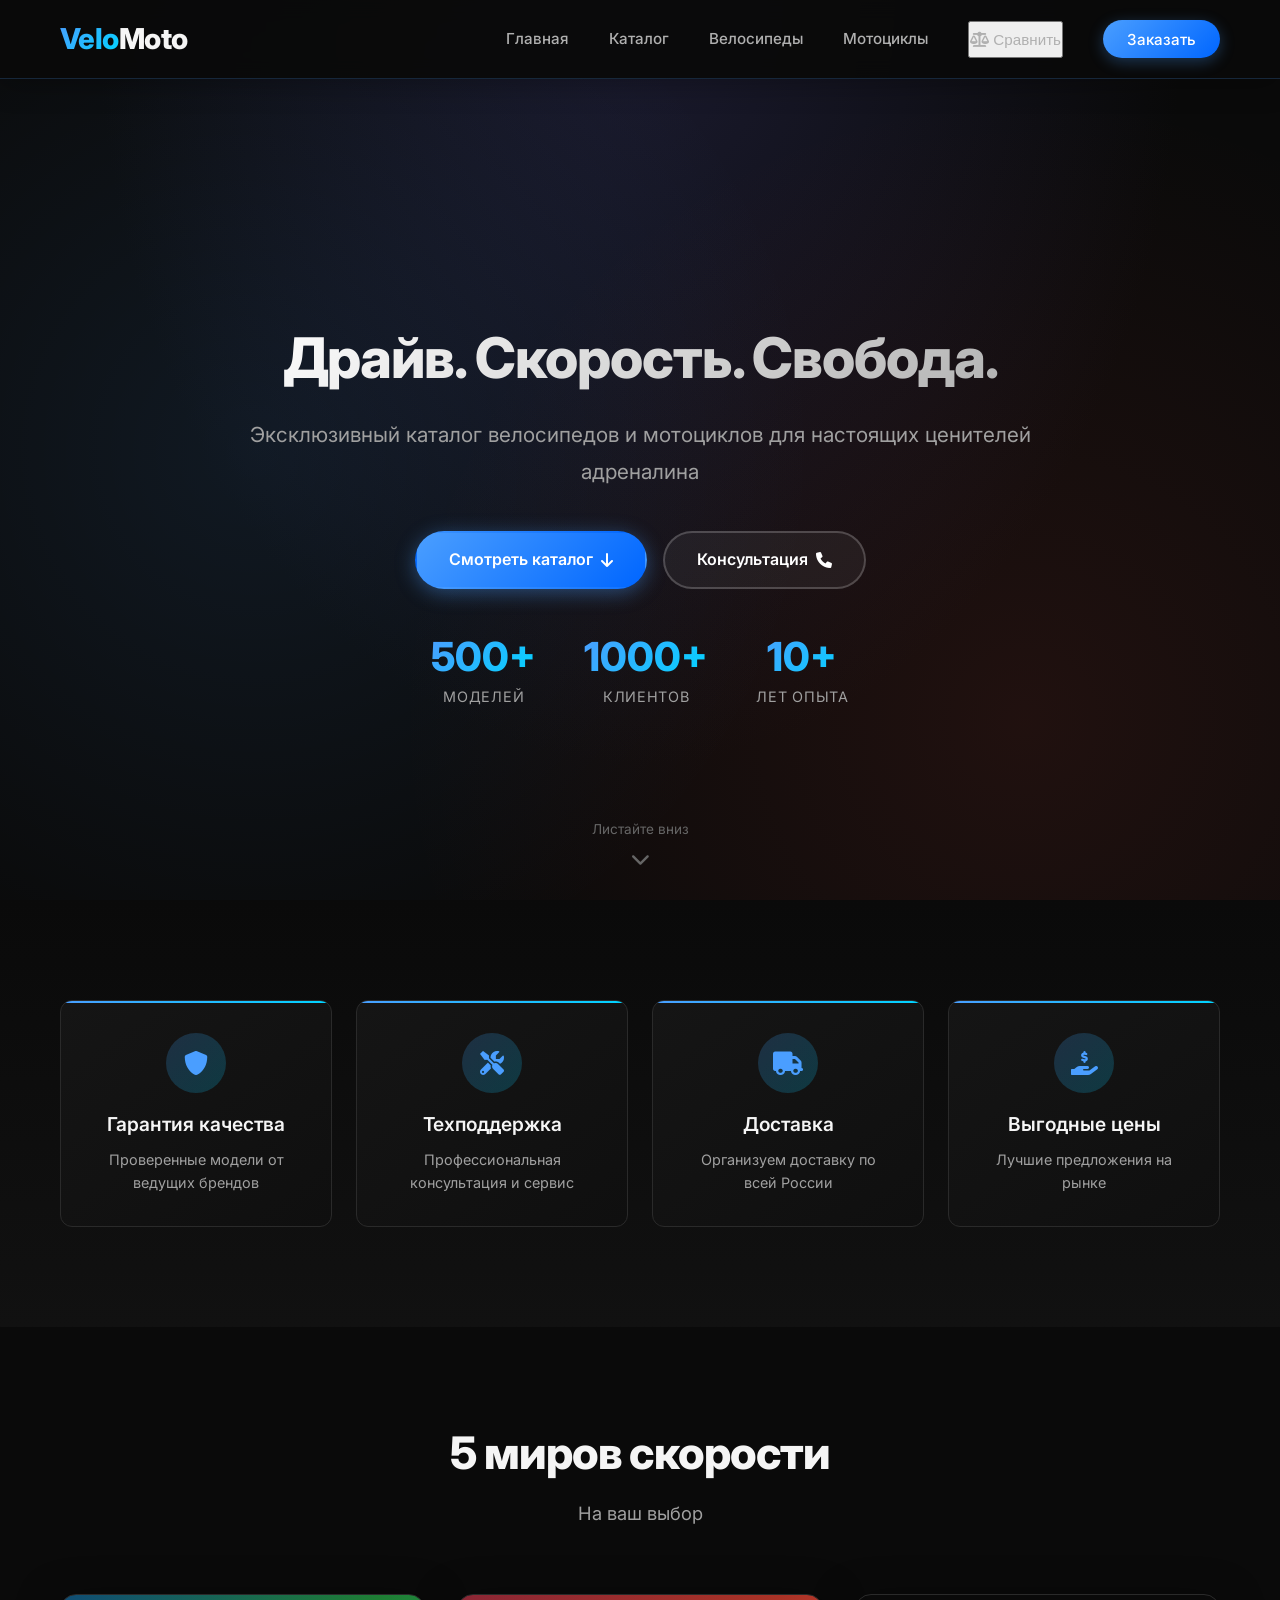
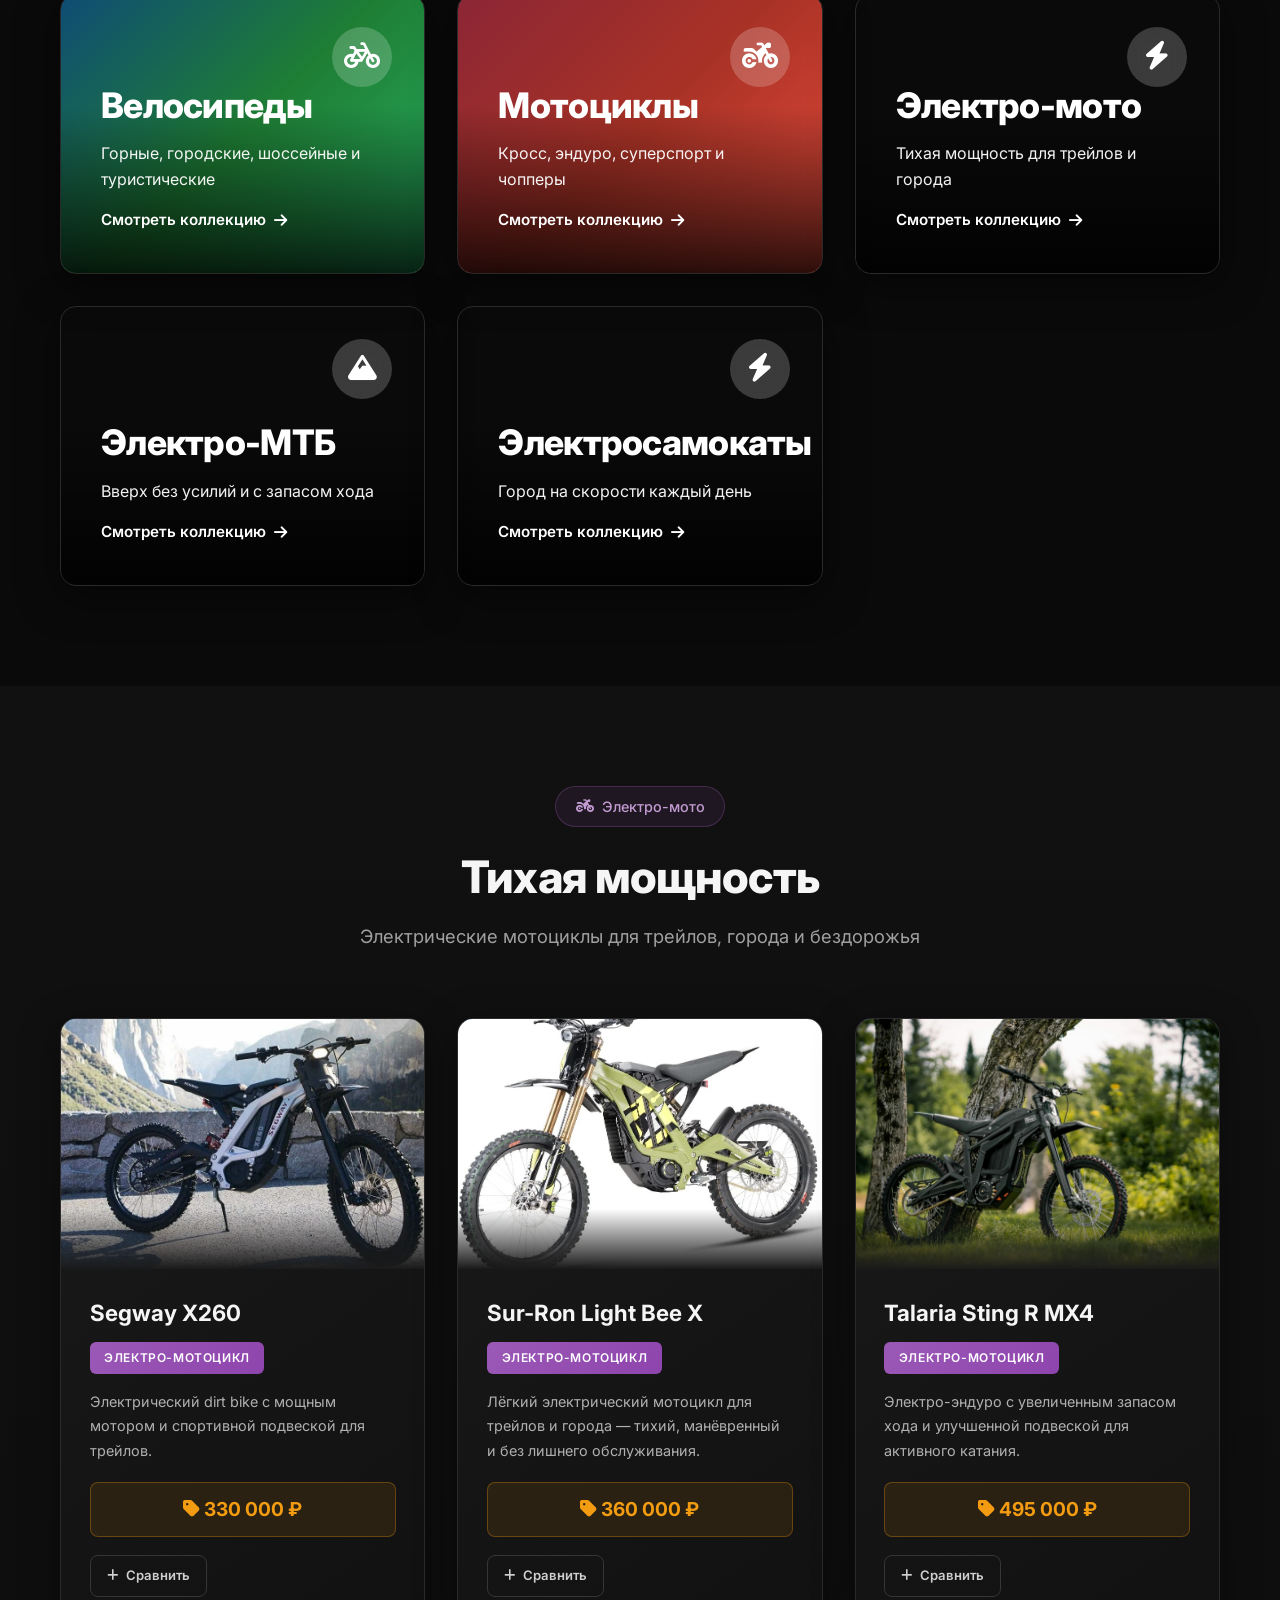
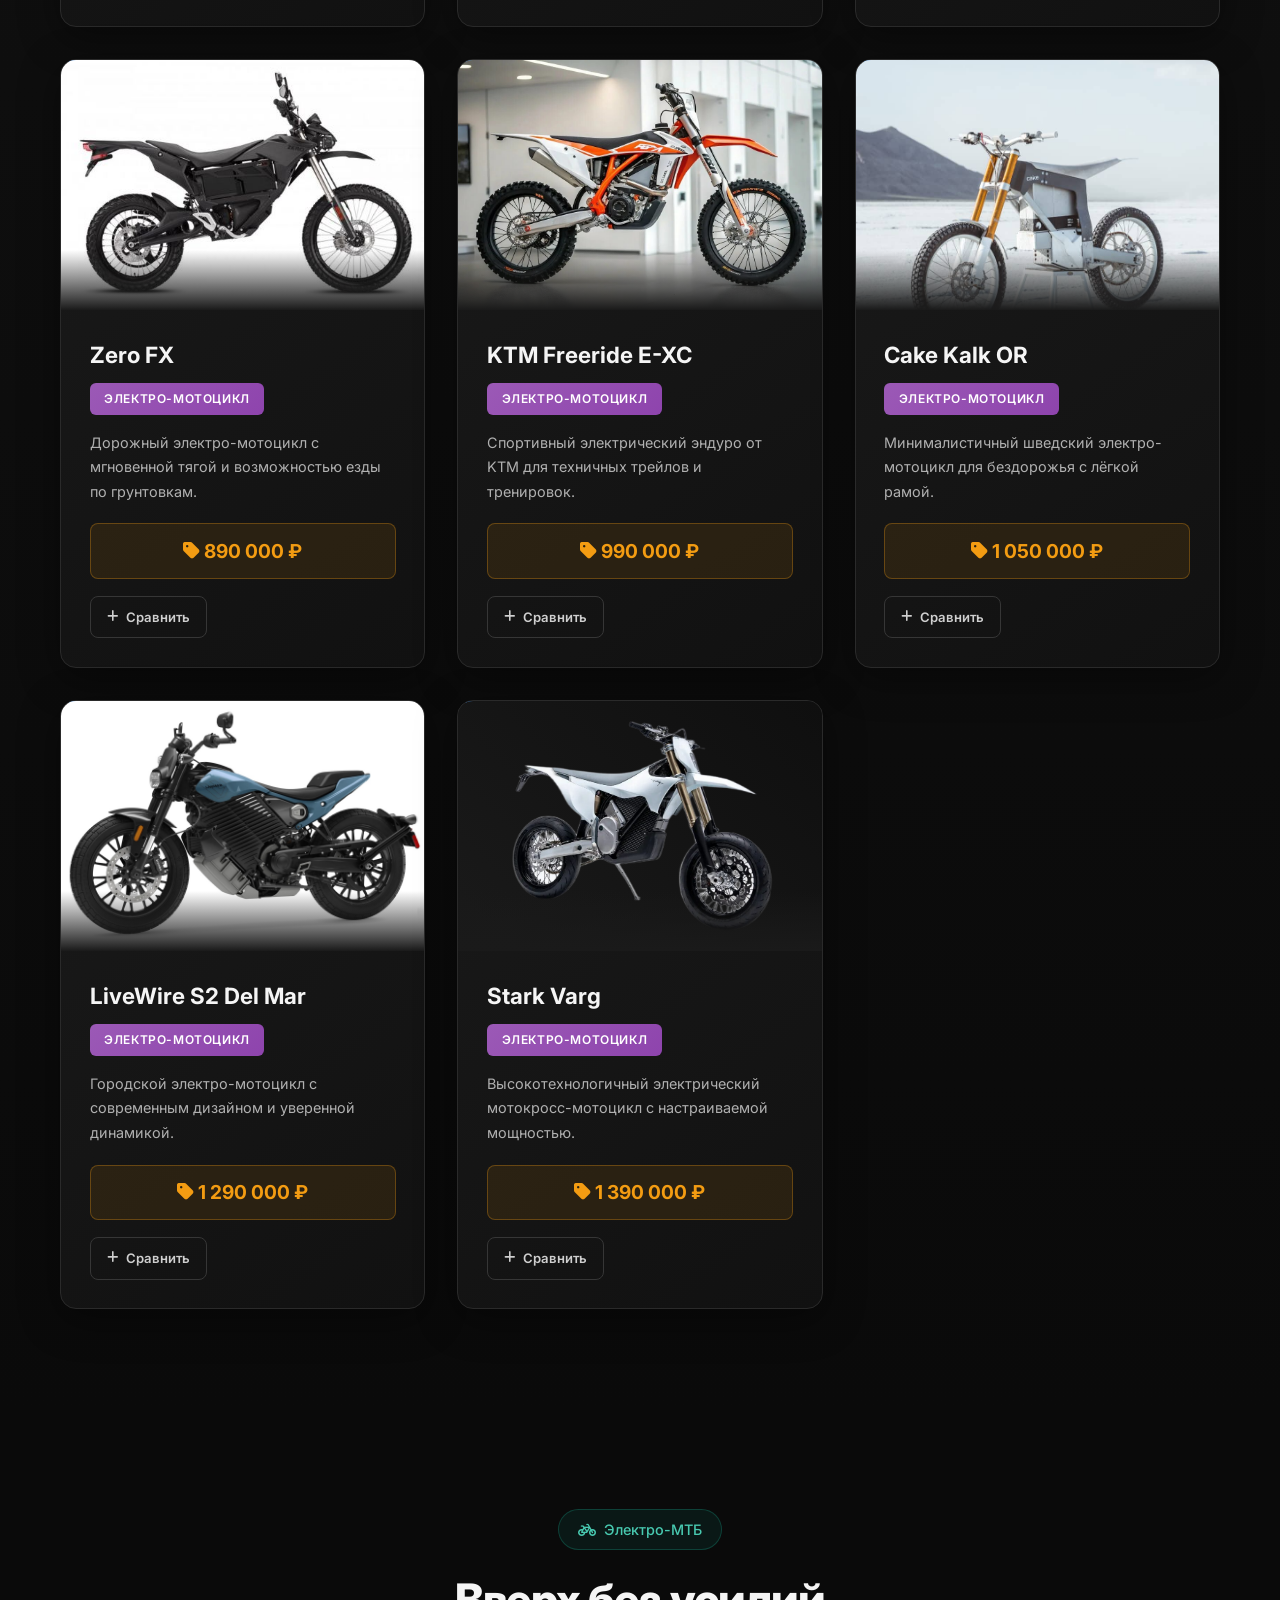
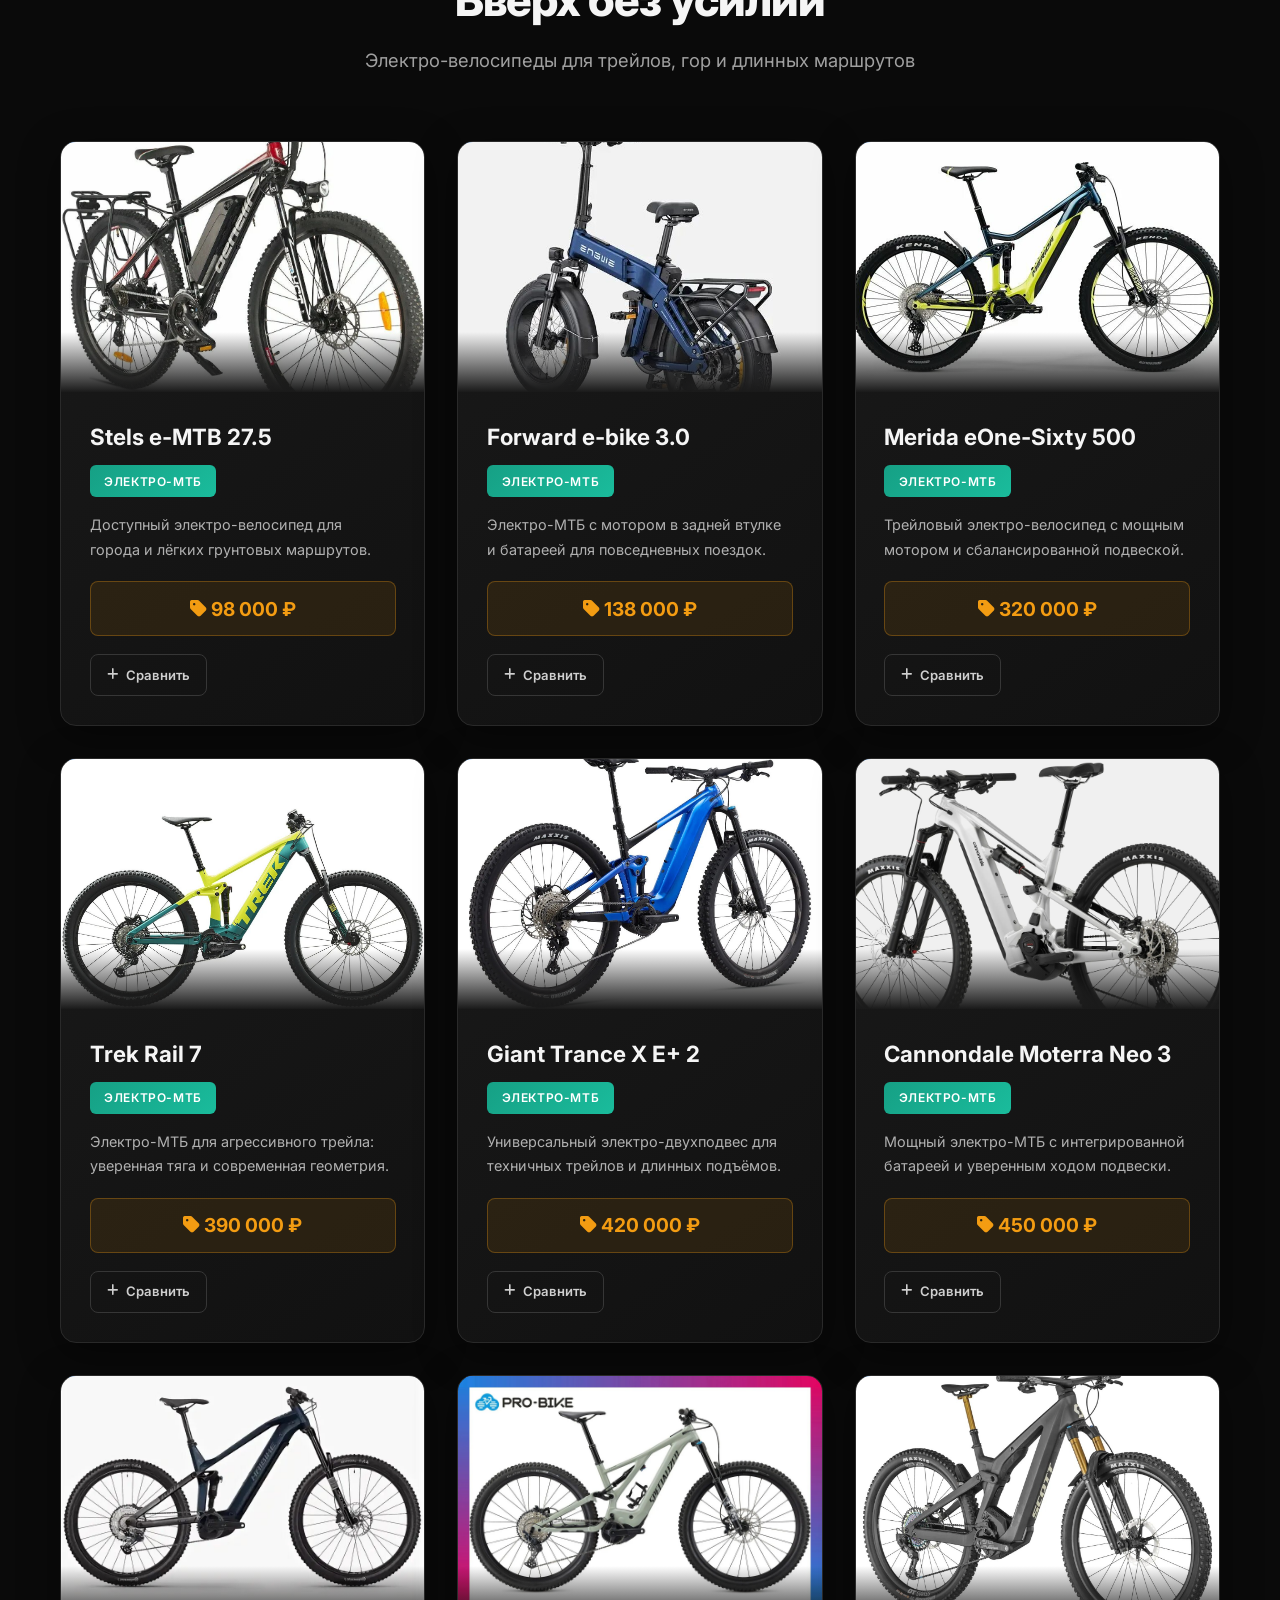
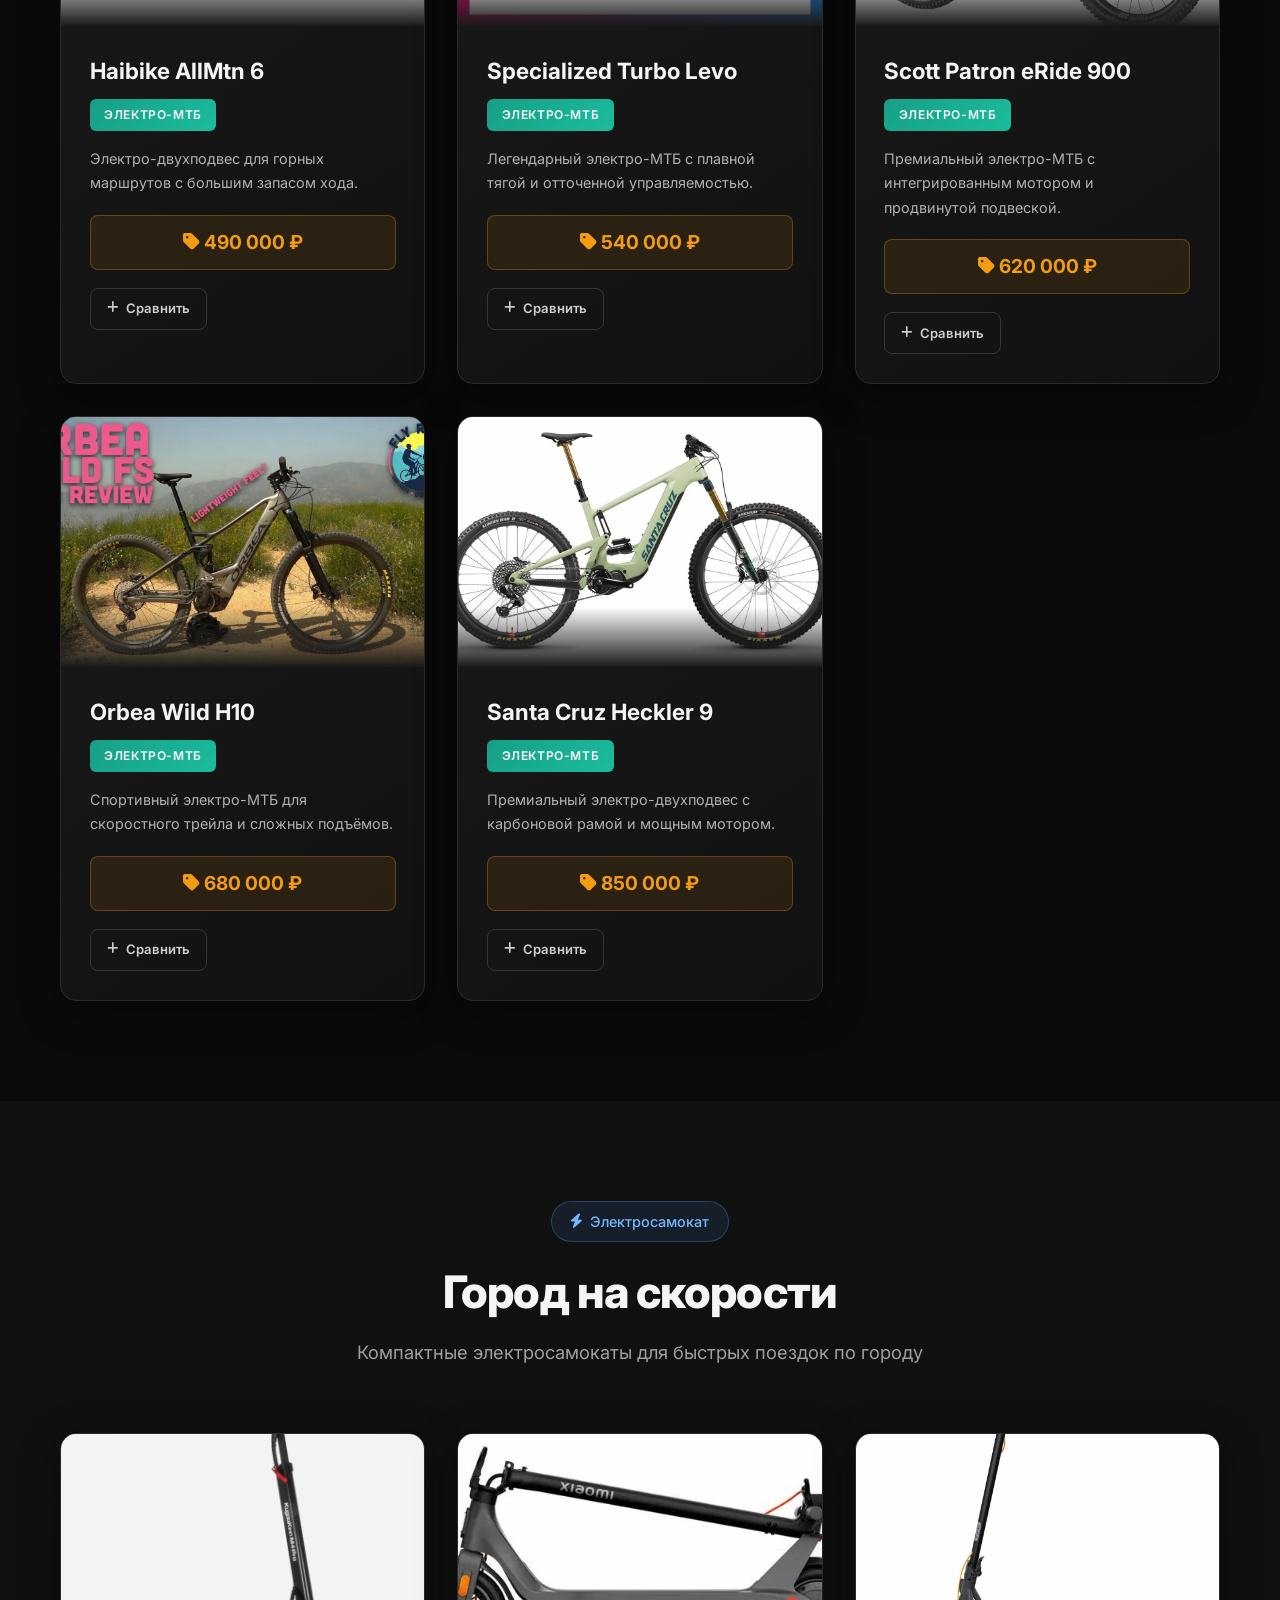
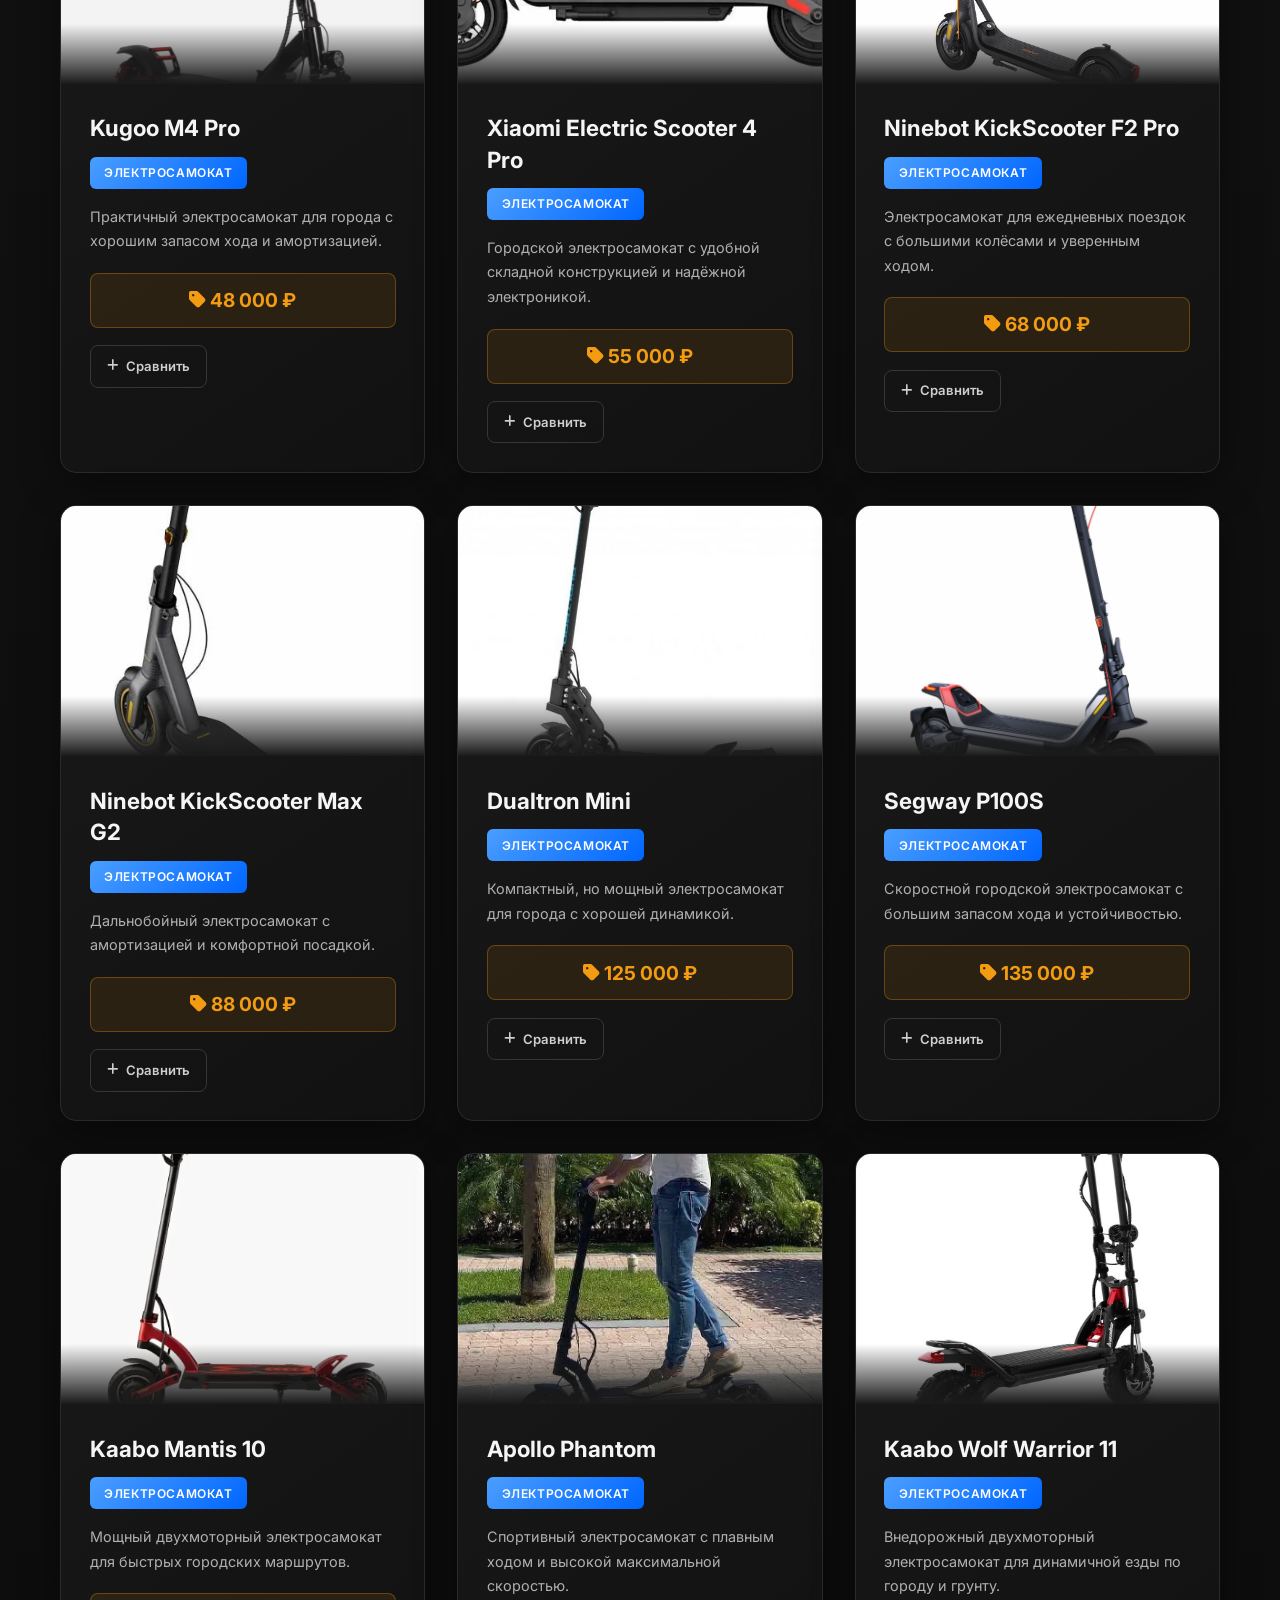
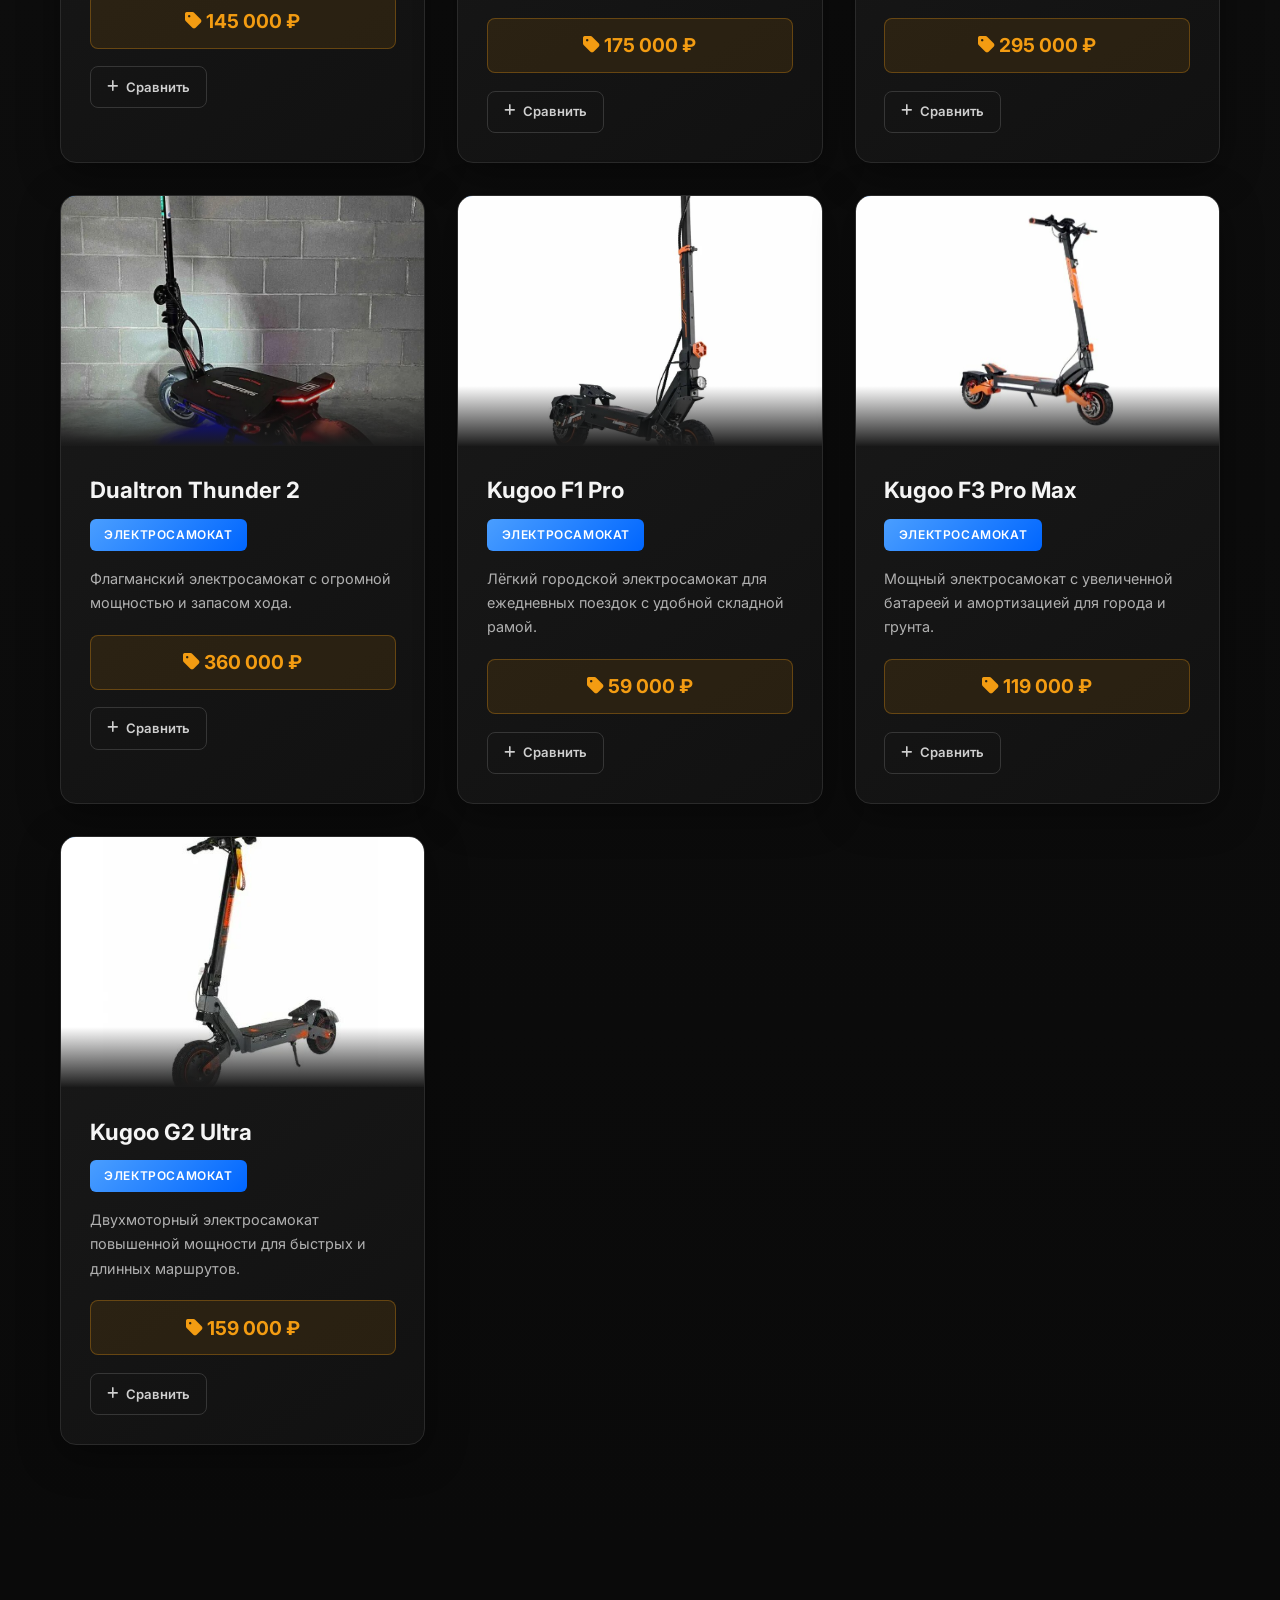
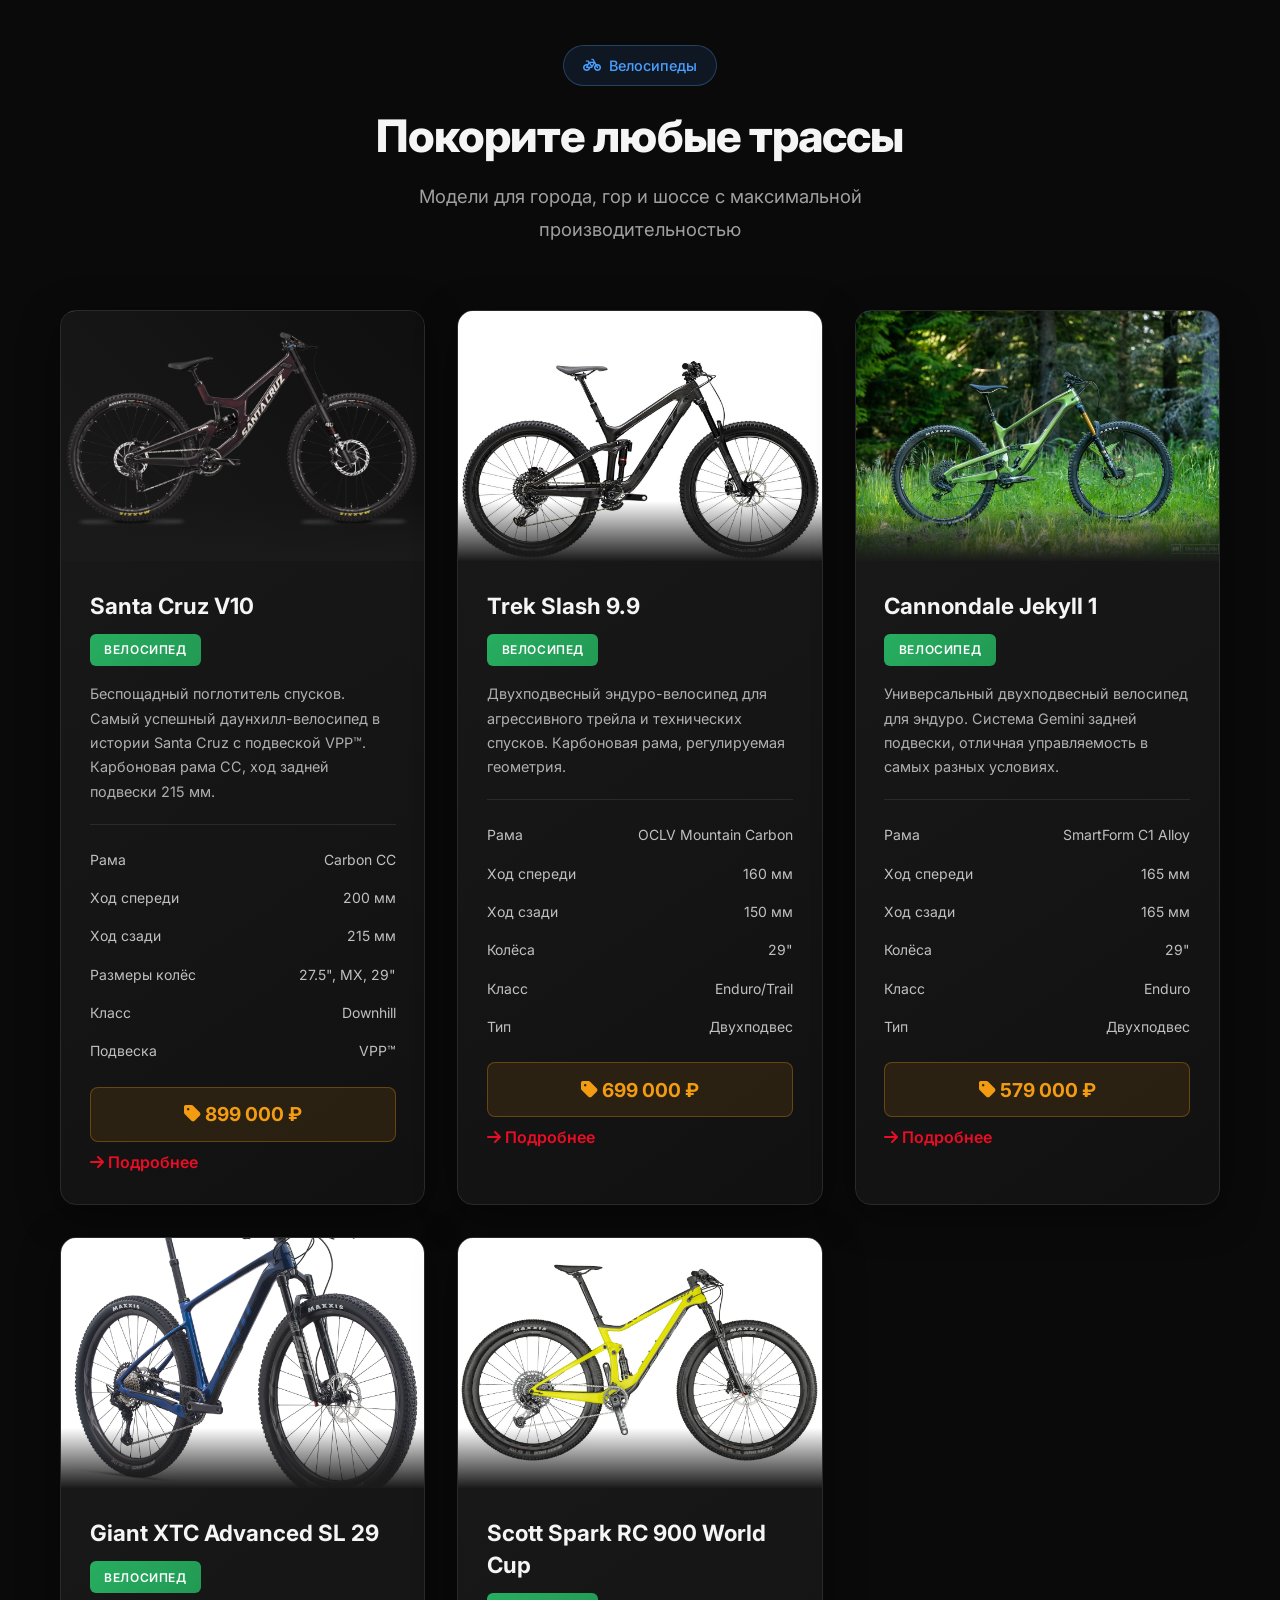
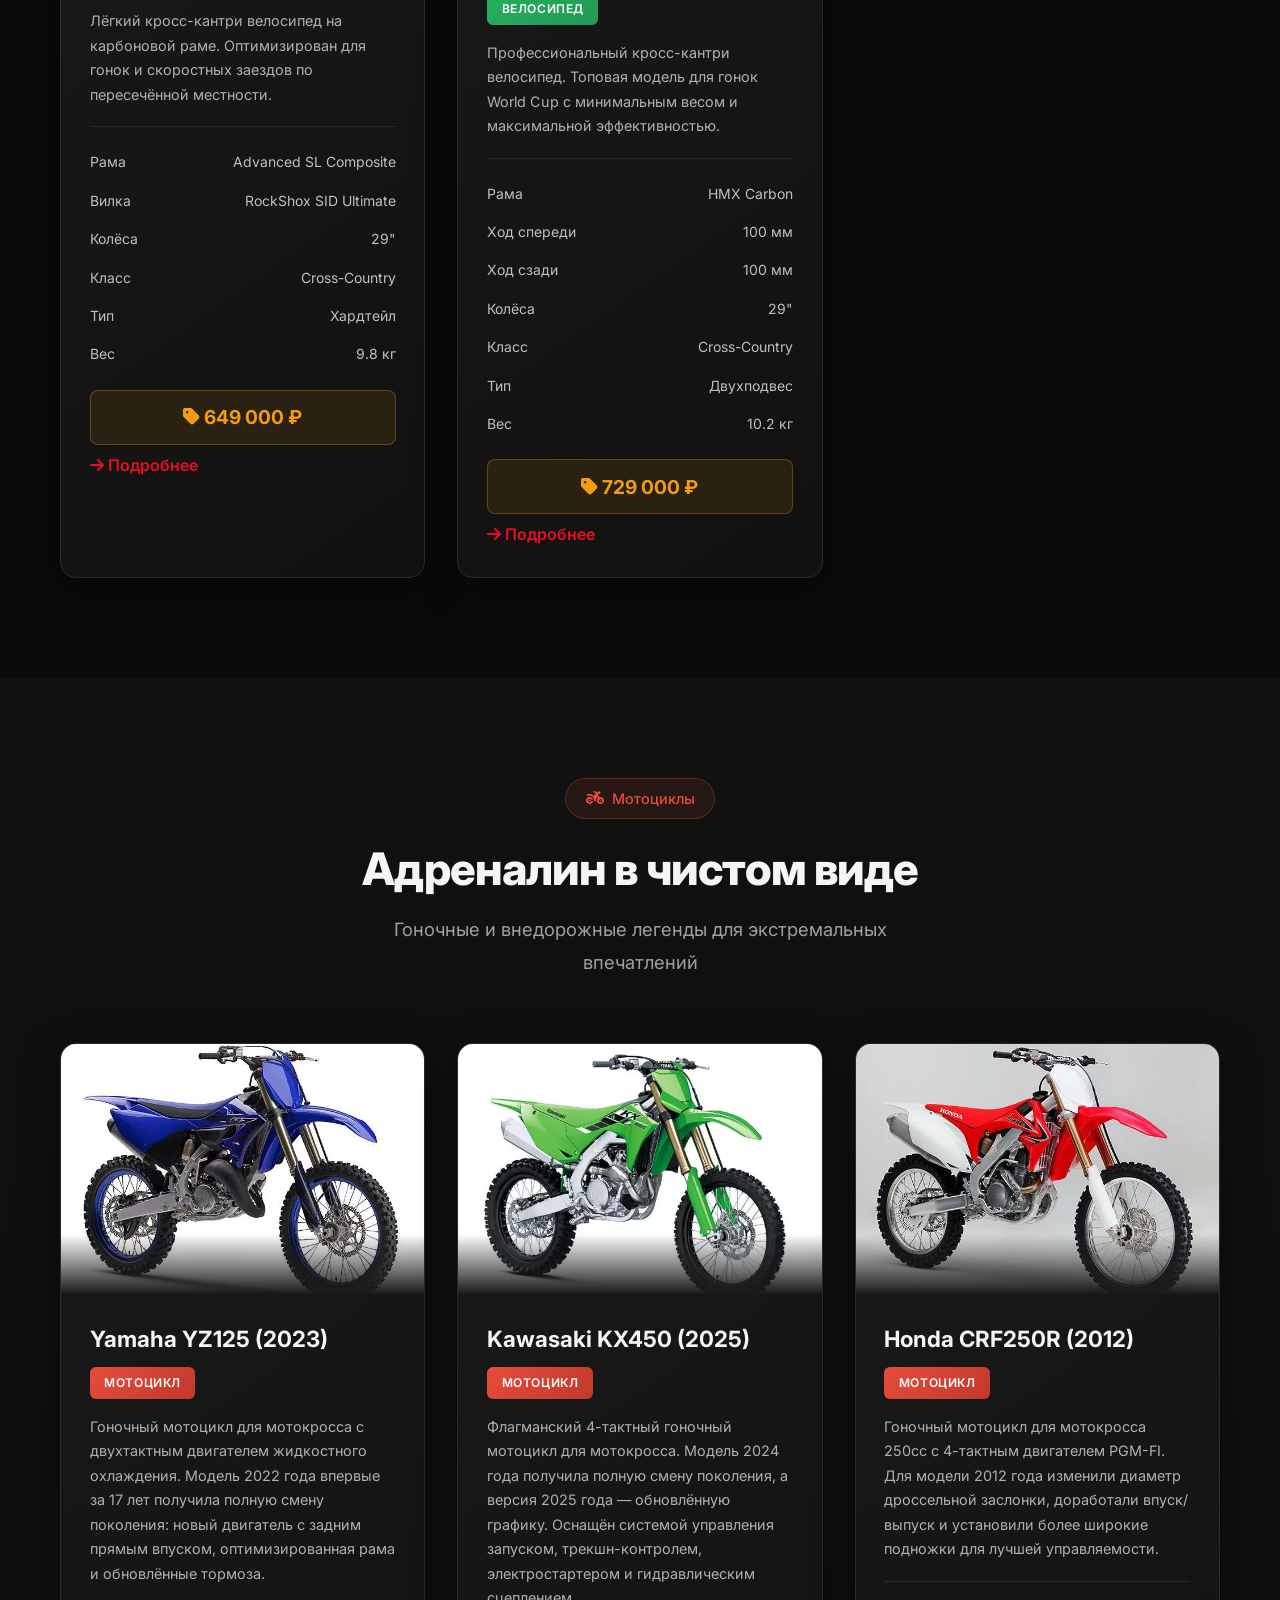
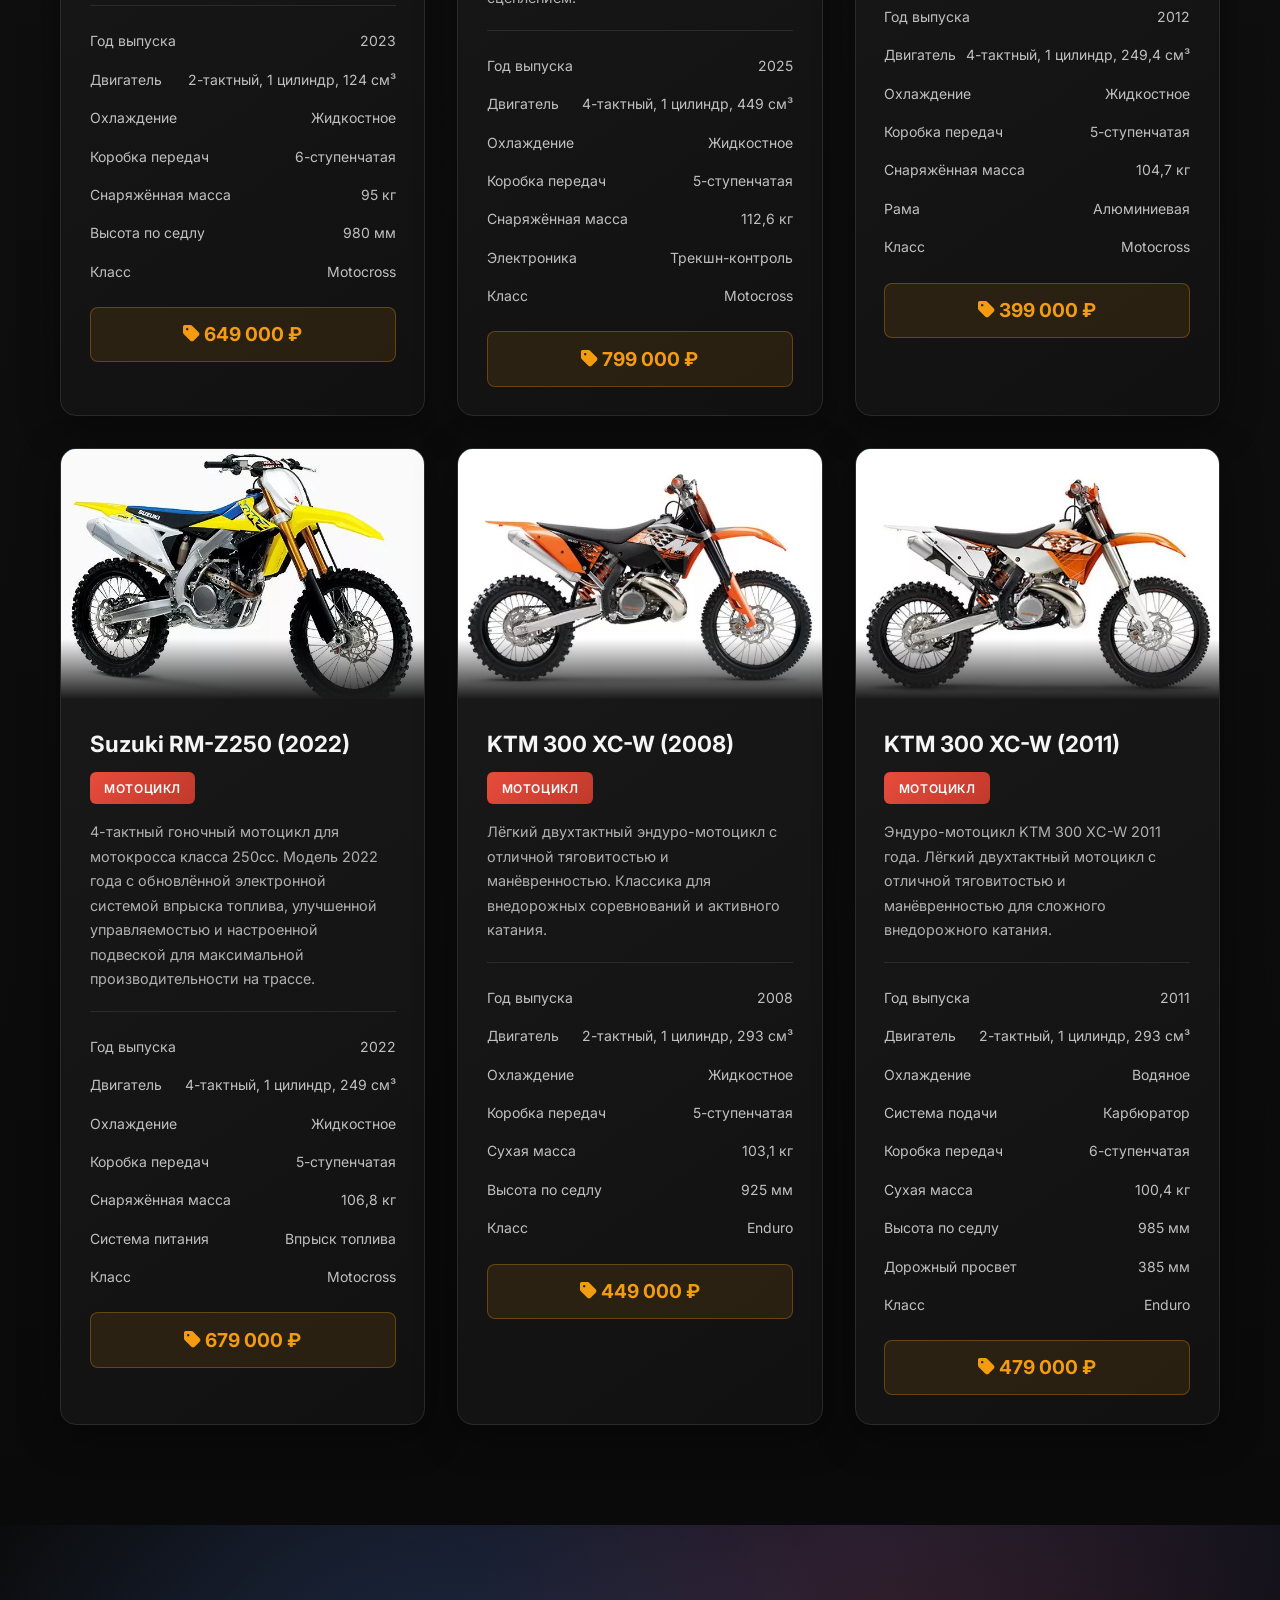
<file: index.html>
<!DOCTYPE html>
<html lang="ru">
<head>
    <meta charset="UTF-8">
    <meta name="viewport" content="width=device-width, initial-scale=1.0">
    <title>VeloMoto — Велосипеды и мотоциклы премиум-класса</title>
    <link rel="stylesheet" href="css/style.css">
    <link href="https://fonts.googleapis.com/css2?family=Inter:wght@300;400;500;600;700;800&display=swap" rel="stylesheet">
    <link rel="stylesheet" href="https://cdnjs.cloudflare.com/ajax/libs/font-awesome/6.0.0/css/all.min.css">
</head>
<body>
    <header class="header">
        <nav class="nav container">
            <div class="nav__logo">
                <h2><span class="logo-accent">Velo</span>Moto</h2>
            </div>
            <ul class="nav__menu" id="navMenu">
                <li class="nav__item">
                    <a href="#home" class="nav__link">Главная</a>
                </li>
                <li class="nav__item">
                    <a href="#catalog" class="nav__link">Каталог</a>
                </li>
                <li class="nav__item">
                    <a href="#bikes" class="nav__link">Велосипеды</a>
                </li>
                <li class="nav__item">
                    <a href="#motos" class="nav__link">Мотоциклы</a>
                </li>
                <li class="nav__item">
                    <button type="button" class="nav__link nav__compare" id="navCompare" data-compare-open aria-label="Сравнить выбранные модели">
                        <i class="fas fa-scale-balanced"></i>
                        <span>Сравнить</span>
                        <span class="nav__compare-count" id="navCompareCount" hidden>0</span>
                    </button>
                </li>
                <li class="nav__item">
                    <a href="#cta" class="nav__link nav__link--cta">Заказать</a>
                </li>
            </ul>
            <div class="nav__toggle" id="navToggle">
                <span class="bar"></span>
                <span class="bar"></span>
                <span class="bar"></span>
            </div>
        </nav>
    </header>

    <main>
        <section id="home" class="hero">
            <div class="hero__bg"></div>
            <div class="container">
                <div class="hero__content">
                    <div class="hero__badge animate-fade-up">
                        <i class="fas fa-bolt"></i> Новые поступления
                    </div>
                    <h1 class="hero__title animate-fade-up delay-1">Драйв. Скорость. Свобода.</h1>
                    <p class="hero__subtitle animate-fade-up delay-2">Эксклюзивный каталог велосипедов и мотоциклов для настоящих ценителей адреналина</p>
                    <div class="hero__buttons animate-fade-up delay-3">
                        <a href="#catalog" class="btn btn--primary">
                            <span>Смотреть каталог</span>
                            <i class="fas fa-arrow-down"></i>
                        </a>
                        <a href="#cta" class="btn btn--secondary">
                            <span>Консультация</span>
                            <i class="fas fa-phone"></i>
                        </a>
                    </div>
                    <div class="hero__stats animate-fade-up delay-4">
                        <div class="stat">
                            <div class="stat__number" data-count="500">0</div>
                            <div class="stat__label">Моделей</div>
                        </div>
                        <div class="stat">
                            <div class="stat__number" data-count="1000">0</div>
                            <div class="stat__label">Клиентов</div>
                        </div>
                        <div class="stat">
                            <div class="stat__number" data-count="10">0</div>
                            <div class="stat__label">Лет опыта</div>
                        </div>
                    </div>
                </div>
            </div>
            <div class="hero__scroll">
                <span>Листайте вниз</span>
                <i class="fas fa-chevron-down"></i>
            </div>
        </section>

        <section class="section features">
            <div class="container">
                <div class="features__grid">
                    <div class="feature-card animate-on-scroll">
                        <div class="feature-card__icon">
                            <i class="fas fa-shield-alt"></i>
                        </div>
                        <h3 class="feature-card__title">Гарантия качества</h3>
                        <p class="feature-card__text">Проверенные модели от ведущих брендов</p>
                    </div>
                    <div class="feature-card animate-on-scroll delay-1">
                        <div class="feature-card__icon">
                            <i class="fas fa-tools"></i>
                        </div>
                        <h3 class="feature-card__title">Техподдержка</h3>
                        <p class="feature-card__text">Профессиональная консультация и сервис</p>
                    </div>
                    <div class="feature-card animate-on-scroll delay-2">
                        <div class="feature-card__icon">
                            <i class="fas fa-truck"></i>
                        </div>
                        <h3 class="feature-card__title">Доставка</h3>
                        <p class="feature-card__text">Организуем доставку по всей России</p>
                    </div>
                    <div class="feature-card animate-on-scroll delay-3">
                        <div class="feature-card__icon">
                            <i class="fas fa-hand-holding-usd"></i>
                        </div>
                        <h3 class="feature-card__title">Выгодные цены</h3>
                        <p class="feature-card__text">Лучшие предложения на рынке</p>
                    </div>
                </div>
            </div>
        </section>

        <section id="catalog" class="section catalog-top">
            <div class="container">
                <div class="section__header animate-on-scroll">
                    <h2 class="section__title">5 миров скорости</h2>
                    <p class="section__subtitle">На ваш выбор</p>
                </div>
                <div class="catalog-top__grid">
                    <a href="#bikes" class="catalog-top__card catalog-top__card--bike animate-on-scroll">
                        <div class="catalog-top__overlay"></div>
                        <div class="catalog-top__content">
                            <div class="catalog-top__icon">
                                <i class="fas fa-bicycle"></i>
                            </div>
                            <h3 class="catalog-top__title">Велосипеды</h3>
                            <p class="catalog-top__text">Горные, городские, шоссейные и туристические</p>
                            <span class="catalog-top__link">
                                Смотреть коллекцию <i class="fas fa-arrow-right"></i>
                            </span>
                        </div>
                    </a>
                    <a href="#motos" class="catalog-top__card catalog-top__card--moto animate-on-scroll delay-1">
                        <div class="catalog-top__overlay"></div>
                        <div class="catalog-top__content">
                            <div class="catalog-top__icon">
                                <i class="fas fa-motorcycle"></i>
                            </div>
                            <h3 class="catalog-top__title">Мотоциклы</h3>
                            <p class="catalog-top__text">Кросс, эндуро, суперспорт и чопперы</p>
                            <span class="catalog-top__link">
                                Смотреть коллекцию <i class="fas fa-arrow-right"></i>
                            </span>
                        </div>
                    </a>
                    <a href="#emotos" class="catalog-top__card catalog-top__card--emoto animate-on-scroll delay-2">
                        <div class="catalog-top__overlay"></div>
                        <div class="catalog-top__content">
                            <div class="catalog-top__icon">
                                <i class="fas fa-bolt"></i>
                            </div>
                            <h3 class="catalog-top__title">Электро-мото</h3>
                            <p class="catalog-top__text">Тихая мощность для трейлов и города</p>
                            <span class="catalog-top__link">
                                Смотреть коллекцию <i class="fas fa-arrow-right"></i>
                            </span>
                        </div>
                    </a>
                    <a href="#emtb" class="catalog-top__card catalog-top__card--emtb animate-on-scroll delay-3">
                        <div class="catalog-top__overlay"></div>
                        <div class="catalog-top__content">
                            <div class="catalog-top__icon">
                                <i class="fas fa-mountain"></i>
                            </div>
                            <h3 class="catalog-top__title">Электро-МТБ</h3>
                            <p class="catalog-top__text">Вверх без усилий и с запасом хода</p>
                            <span class="catalog-top__link">
                                Смотреть коллекцию <i class="fas fa-arrow-right"></i>
                            </span>
                        </div>
                    </a>
                    <a href="#escooters" class="catalog-top__card catalog-top__card--escooter animate-on-scroll delay-4">
                        <div class="catalog-top__overlay"></div>
                        <div class="catalog-top__content">
                            <div class="catalog-top__icon">
                                <i class="fas fa-bolt"></i>
                            </div>
                            <h3 class="catalog-top__title">Электросамокаты</h3>
                            <p class="catalog-top__text">Город на скорости каждый день</p>
                            <span class="catalog-top__link">
                                Смотреть коллекцию <i class="fas fa-arrow-right"></i>
                            </span>
                        </div>
                    </a>
                </div>
            </div>
        </section>

        <section id="emotos" class="section section--bg">
            <div class="container">
                <div class="section__header animate-on-scroll">
                    <div class="section__label section__label--emoto">
                        <i class="fas fa-motorcycle"></i> Электро-мото
                    </div>
                    <h2 class="section__title">Тихая мощность</h2>
                    <p class="section__subtitle">Электрические мотоциклы для трейлов, города и бездорожья</p>
                </div>
                <div id="emotos-list" class="cards-grid">
                    <!-- Контент будет добавлен позже -->
                </div>
            </div>
        </section>

        <section id="emtb" class="section">
            <div class="container">
                <div class="section__header animate-on-scroll">
                    <div class="section__label section__label--emtb">
                        <i class="fas fa-bicycle"></i> Электро-МТБ
                    </div>
                    <h2 class="section__title">Вверх без усилий</h2>
                    <p class="section__subtitle">Электро-велосипеды для трейлов, гор и длинных маршрутов</p>
                </div>
                <div id="emtb-list" class="cards-grid">
                    <!-- Контент будет добавлен позже -->
                </div>
            </div>
        </section>

        <section id="escooters" class="section section--bg">
            <div class="container">
                <div class="section__header animate-on-scroll">
                    <div class="section__label section__label--escooter">
                        <i class="fas fa-bolt"></i> Электросамокат
                    </div>
                    <h2 class="section__title">Город на скорости</h2>
                    <p class="section__subtitle">Компактные электросамокаты для быстрых поездок по городу</p>
                </div>
                <div id="escooters-list" class="cards-grid">
                    <!-- Контент будет добавлен позже -->
                </div>
            </div>
        </section>

        <section id="bikes" class="section">
            <div class="container">
                <div class="section__header animate-on-scroll">
                    <div class="section__label">
                        <i class="fas fa-bicycle"></i> Велосипеды
                    </div>
                    <h2 class="section__title">Покорите любые трассы</h2>
                    <p class="section__subtitle">Модели для города, гор и шоссе с максимальной производительностью</p>
                </div>
                <div id="bikes-list" class="cards-grid">
                    <!-- Контент будет добавлен позже -->
                </div>
            </div>
        </section>

        <section id="motos" class="section section--bg">
            <div class="container">
                <div class="section__header animate-on-scroll">
                    <div class="section__label section__label--moto">
                        <i class="fas fa-motorcycle"></i> Мотоциклы
                    </div>
                    <h2 class="section__title">Адреналин в чистом виде</h2>
                    <p class="section__subtitle">Гоночные и внедорожные легенды для экстремальных впечатлений</p>
                </div>
                <div id="motos-list" class="cards-grid">
                    <!-- Контент будет добавлен позже -->
                </div>
            </div>
        </section>

        <section id="cta" class="section cta">
            <div class="cta__bg"></div>
            <div class="container">
                <div class="cta__content animate-on-scroll">
                    <h2 class="cta__title">Готовы к новому приключению?</h2>
                    <p class="cta__subtitle">Получите консультацию по подбору идеальной модели под ваши задачи</p>
                    <div class="cta__buttons">
                        <a href="tel:+79163506661" class="btn btn--primary btn--large">
                            <i class="fas fa-phone"></i>
                            <span>Позвонить нам</span>
                        </a>
                        <a href="#catalog" class="btn btn--secondary btn--large">
                            <i class="fas fa-search"></i>
                            <span>Смотреть каталог</span>
                        </a>
                    </div>
                </div>
            </div>
        </section>

        <section id="about" class="section">
            <div class="container">
                <div class="about__grid">
                    <div class="about__content animate-on-scroll">
                        <div class="section__label">
                            <i class="fas fa-info-circle"></i> О нас
                        </div>
                        <h2 class="section__title section__title--left">VeloMoto — ваш путеводитель в мире скорости</h2>
                        <p class="about__text">Мы — команда энтузиастов, собравшая для вас лучший каталог велосипедов и мотоциклов. Наша миссия — помочь найти технику, которая подарит незабываемые эмоции и свободу передвижения.</p>
                        <p class="about__text">Каждая модель в нашем каталоге тщательно отобрана и снабжена подробными техническими характеристиками для максимально осознанного выбора.</p>
                        <div class="about__features">
                            <div class="about__feature">
                                <i class="fas fa-check-circle"></i>
                                <span>Только проверенные модели</span>
                            </div>
                            <div class="about__feature">
                                <i class="fas fa-check-circle"></i>
                                <span>Подробные характеристики</span>
                            </div>
                            <div class="about__feature">
                                <i class="fas fa-check-circle"></i>
                                <span>Профессиональные консультации</span>
                            </div>
                        </div>
                    </div>
                    <div class="about__image animate-on-scroll delay-1">
                        <div class="about__image-wrapper">
                            <div class="about__image-bg"></div>
                            <div class="about__image-content">
                                <i class="fas fa-motorcycle"></i>
                            </div>
                        </div>
                    </div>
                </div>
            </div>
        </section>

        <section id="picker" class="section picker">
            <div class="container">
                <div class="section__header animate-on-scroll">
                    <div class="section__label">
                        <i class="fas fa-wand-magic-sparkles"></i> Подбор по бюджету
                    </div>
                    <h2 class="section__title">Есть сумма — найдём технику</h2>
                    <p class="section__subtitle">Введите бюджет и выберите тип техники — мы покажем сразу все подходящие варианты. Это могут быть модели как из каталога, так и вне его.</p>
                </div>
                <div class="picker__panel animate-on-scroll">
                    <form class="picker__form" id="pickerForm">
                        <div class="picker__field picker__field--budget">
                            <label for="budgetInput">Ваш бюджет</label>
                            <div class="picker__input-wrap">
                                <input type="number" id="budgetInput" name="budget" min="0" step="1000" placeholder="Например, 500 000" required>
                                <span>₽</span>
                            </div>
                        </div>
                        <div class="picker__field picker__field--type">
                            <span class="picker__label" id="typeLabel">Что ищем?</span>
                            <div class="picker__switch" id="typeSwitch" role="group" aria-labelledby="typeLabel">
                                <button type="button" class="picker__switch-btn active" data-type="bike" aria-pressed="true">
                                    <i class="fas fa-bicycle"></i> Велосипед
                                </button>
                                <button type="button" class="picker__switch-btn" data-type="moto" aria-pressed="false">
                                    <i class="fas fa-motorcycle"></i> Мотоцикл
                                </button>
                                <button type="button" class="picker__switch-btn" data-type="emoto" aria-pressed="false">
                                    <i class="fas fa-motorcycle"></i> Электро-мото
                                </button>
                                <button type="button" class="picker__switch-btn" data-type="emtb" aria-pressed="false">
                                    <i class="fas fa-bicycle"></i> Электро-МТБ
                                </button>
                                <button type="button" class="picker__switch-btn" data-type="escooter" aria-pressed="false">
                                    <i class="fas fa-bolt"></i> Электросамокат
                                </button>
                            </div>
                        </div>
                        <button type="submit" class="btn btn--primary picker__submit">
                            <i class="fas fa-search"></i>
                            <span>Подобрать</span>
                        </button>
                    </form>
                    <div class="picker__result" id="pickerResult" aria-live="polite">
                        <div class="picker__empty">
                            <i class="fas fa-sliders-h"></i>
                            <p>Укажите бюджет и тип техники — мы покажем все варианты, даже если их нет в каталоге.</p>
                        </div>
                    </div>
                </div>
            </div>
        </section>
    </main>

    <footer class="footer">
        <div class="container">
            <div class="footer__content">
                <div class="footer__section">
                    <div class="footer__logo">
                        <h2><span class="logo-accent">Velo</span>Moto</h2>
                    </div>
                    <p class="footer__text">Мир скорости и свободы. Каталог велосипедов и мотоциклов премиум-класса.</p>
                    <div class="footer__social">
                        <a href="#" class="social-link"><i class="fab fa-instagram"></i></a>
                        <a href="#" class="social-link"><i class="fab fa-vk"></i></a>
                        <a href="#" class="social-link"><i class="fab fa-telegram"></i></a>
                    </div>
                </div>
                <div class="footer__section">
                    <h3 class="footer__title">Каталог</h3>
                    <ul class="footer__list">
                        <li><a href="#bikes">Велосипеды</a></li>
                        <li><a href="#motos">Мотоциклы</a></li>
                        <li><a href="#catalog">Все разделы</a></li>
                    </ul>
                </div>
                <div class="footer__section">
                    <h3 class="footer__title">Информация</h3>
                    <ul class="footer__list">
                        <li><a href="#about">О нас</a></li>
                        <li><a href="#cta">Консультация</a></li>
                        <li><a href="#home">Главная</a></li>
                    </ul>
                </div>
                <div class="footer__section">
                    <h3 class="footer__title">Контакты</h3>
                    <ul class="footer__contacts">
                        <li><a href="tel:+79163506661" style="color: inherit; text-decoration: none;"><i class="fas fa-phone"></i> +7 (916) 350-66-61</a></li>
                        <li><i class="fas fa-envelope"></i> info@velomoto.ru</li>
                        <li><i class="fas fa-map-marker-alt"></i> Россия</li>
                    </ul>
                </div>
            </div>
            <div class="footer__bottom">
                <p class="footer__copy">&copy; 2026 VeloMoto. Все права защищены.</p>
            </div>
        </div>
    </footer>

    <div class="compare-modal" id="compareModal" hidden aria-hidden="true">
        <div class="compare-modal__backdrop" data-compare-close></div>
        <div class="compare-modal__dialog" role="dialog" aria-modal="true" aria-labelledby="compareModalTitle">
            <div class="compare-modal__head">
                <div>
                    <span class="compare-modal__label">Сравнение</span>
                    <h3 id="compareModalTitle">Электрическая техника</h3>
                </div>
                <div class="compare-modal__actions">
                    <button type="button" class="compare-modal__clear" id="compareClear" data-compare-clear>Очистить</button>
                    <button type="button" class="compare-modal__close" data-compare-close aria-label="Закрыть сравнение">
                        <i class="fas fa-times"></i>
                    </button>
                </div>
            </div>
            <div class="compare-modal__body" id="compareModalBody"></div>
        </div>
    </div>

    <script src="js/script.js"></script>
</body>
</html>
</file>
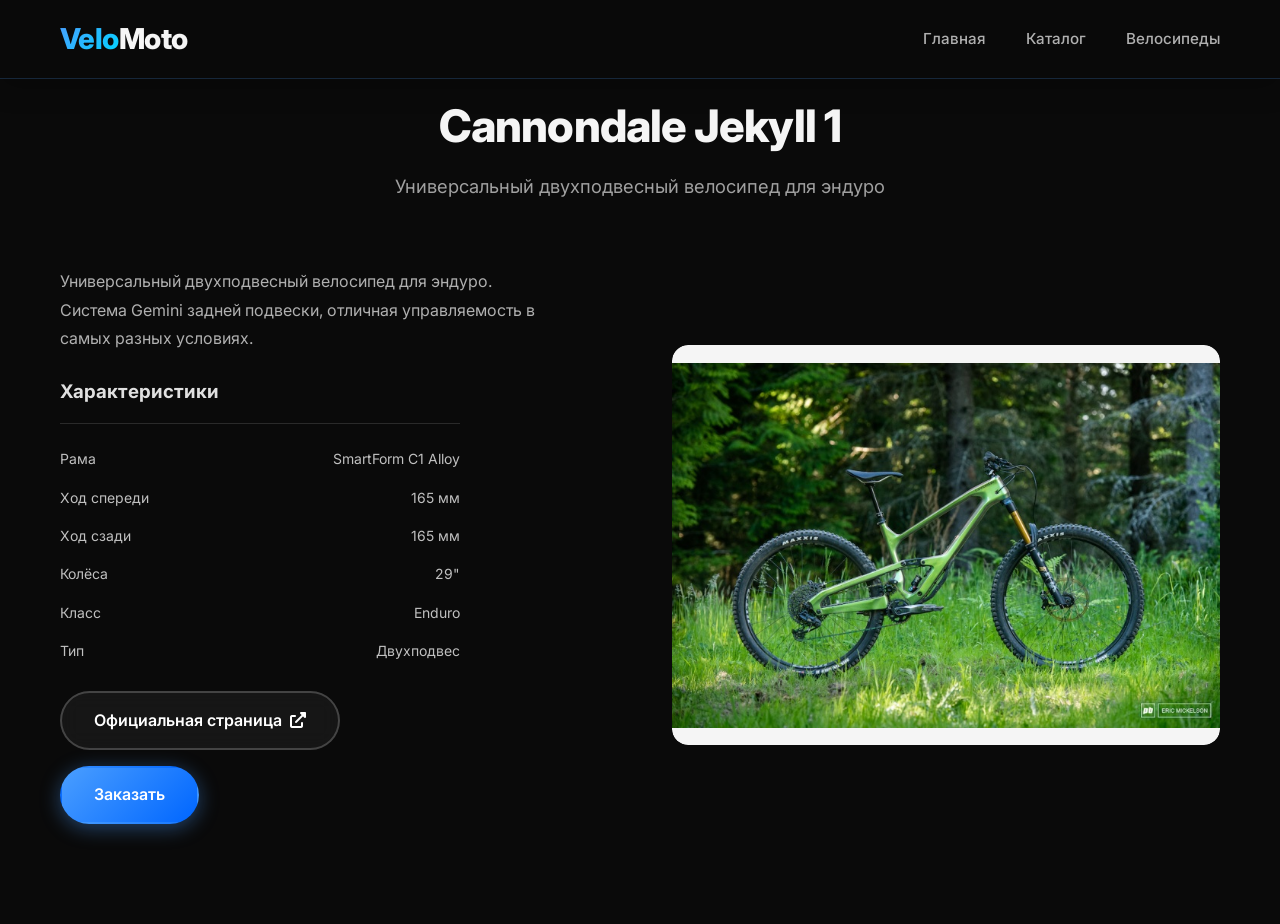
<file: cannondale-jekyll-1.html>
﻿<!DOCTYPE html>
<html lang="ru">
<head>
    <meta charset="UTF-8">
    <meta name="viewport" content="width=device-width, initial-scale=1.0">
    <title>Cannondale Jekyll 1 — VeloMoto</title>
    <link rel="stylesheet" href="css/style.css">
    <link href="https://fonts.googleapis.com/css2?family=Inter:wght@300;400;500;600;700;800&display=swap" rel="stylesheet">
    <link rel="stylesheet" href="https://cdnjs.cloudflare.com/ajax/libs/font-awesome/6.0.0/css/all.min.css">
</head>
<body>
    <header class="header">
        <nav class="nav container">
            <div class="nav__logo">
                <a href="index.html" style="text-decoration:none;color:inherit;"><h2><span class="logo-accent">Velo</span>Moto</h2></a>
            </div>
            <ul class="nav__menu">
                <li class="nav__item"><a href="index.html" class="nav__link">Главная</a></li>
                <li class="nav__item"><a href="index.html#catalog" class="nav__link">Каталог</a></li>
                <li class="nav__item"><a href="index.html#bikes" class="nav__link">Велосипеды</a></li>
            </ul>
        </nav>
    </header>
    <main>
        <section class="section">
            <div class="container">
                <div class="section__header">
                    <h1 class="section__title">Cannondale Jekyll 1</h1>
                    <p class="section__subtitle">Универсальный двухподвесный велосипед для эндуро</p>
                </div>
                <div class="about__grid">
                    <div class="about__content">
                        <p class="about__text">Универсальный двухподвесный велосипед для эндуро. Система Gemini задней подвески, отличная управляемость в самых разных условиях.</p>
                        <h3 style="margin:1.5rem 0 1rem;">Характеристики</h3>
                        <ul class="card__specs" style="max-width:400px;">
                            <li class="card__spec"><span>Рама</span><span>SmartForm C1 Alloy</span></li>
                            <li class="card__spec"><span>Ход спереди</span><span>165 мм</span></li>
                            <li class="card__spec"><span>Ход сзади</span><span>165 мм</span></li>
                            <li class="card__spec"><span>Колёса</span><span>29"</span></li>
                            <li class="card__spec"><span>Класс</span><span>Enduro</span></li>
                            <li class="card__spec"><span>Тип</span><span>Двухподвес</span></li>
                        </ul>
                        <div style="margin-top:1.5rem;"><a href="https://www.cannondale.com/en/bikes/mountain/trail-bikes/jekyll/jekyll-1-c21102u" target="_blank" class="btn btn--secondary"><span>Официальная страница</span><i class="fas fa-external-link-alt"></i></a></div>
                        <div style="margin-top:1rem;"><a href="tel:+79163506661" class="btn btn--primary"><span>Заказать</span></a></div>
                    </div>
                    <div class="about__image">
                        <div class="about__image-wrapper">
                            <img src="images/cannondale-jekyll-1.jpg" alt="Cannondale Jekyll 1" style="width:100%;height:100%;object-fit:contain;background:#f5f5f5;border-radius:1rem;">
                        </div>
                    </div>
                </div>
            </div>
        </section>
    </main>
</body>
</html>
</file>
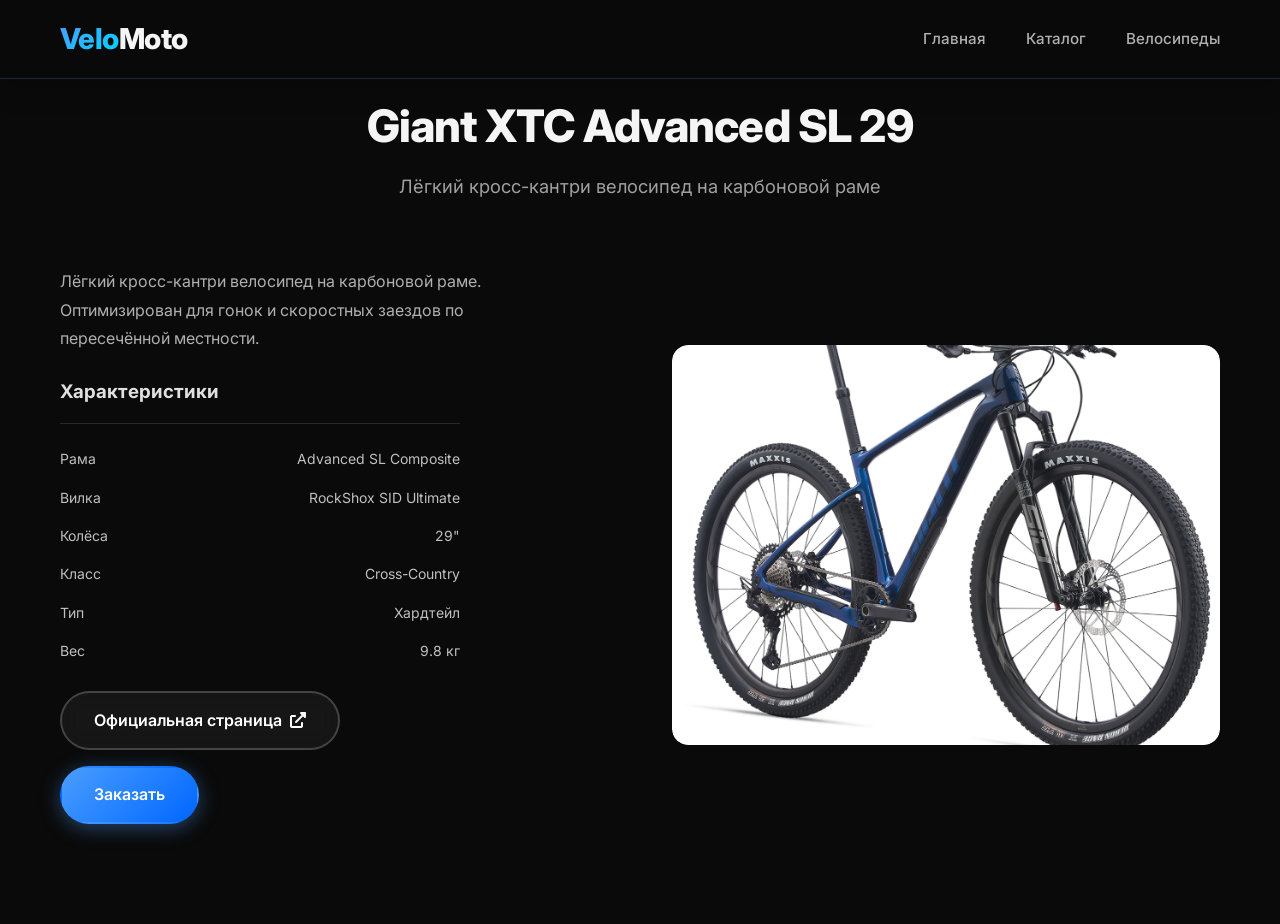
<file: giant-xtc-advanced-sl-29.html>
﻿<!DOCTYPE html>
<html lang="ru">
<head>
    <meta charset="UTF-8">
    <meta name="viewport" content="width=device-width, initial-scale=1.0">
    <title>Giant XTC Advanced SL 29 — VeloMoto</title>
    <link rel="stylesheet" href="css/style.css">
    <link href="https://fonts.googleapis.com/css2?family=Inter:wght@300;400;500;600;700;800&display=swap" rel="stylesheet">
    <link rel="stylesheet" href="https://cdnjs.cloudflare.com/ajax/libs/font-awesome/6.0.0/css/all.min.css">
</head>
<body>
    <header class="header">
        <nav class="nav container">
            <div class="nav__logo">
                <a href="index.html" style="text-decoration:none;color:inherit;"><h2><span class="logo-accent">Velo</span>Moto</h2></a>
            </div>
            <ul class="nav__menu">
                <li class="nav__item"><a href="index.html" class="nav__link">Главная</a></li>
                <li class="nav__item"><a href="index.html#catalog" class="nav__link">Каталог</a></li>
                <li class="nav__item"><a href="index.html#bikes" class="nav__link">Велосипеды</a></li>
            </ul>
        </nav>
    </header>
    <main>
        <section class="section">
            <div class="container">
                <div class="section__header">
                    <h1 class="section__title">Giant XTC Advanced SL 29</h1>
                    <p class="section__subtitle">Лёгкий кросс-кантри велосипед на карбоновой раме</p>
                </div>
                <div class="about__grid">
                    <div class="about__content">
                        <p class="about__text">Лёгкий кросс-кантри велосипед на карбоновой раме. Оптимизирован для гонок и скоростных заездов по пересечённой местности.</p>
                        <h3 style="margin:1.5rem 0 1rem;">Характеристики</h3>
                        <ul class="card__specs" style="max-width:400px;">
                            <li class="card__spec"><span>Рама</span><span>Advanced SL Composite</span></li>
                            <li class="card__spec"><span>Вилка</span><span>RockShox SID Ultimate</span></li>
                            <li class="card__spec"><span>Колёса</span><span>29"</span></li>
                            <li class="card__spec"><span>Класс</span><span>Cross-Country</span></li>
                            <li class="card__spec"><span>Тип</span><span>Хардтейл</span></li>
                            <li class="card__spec"><span>Вес</span><span>9.8 кг</span></li>
                        </ul>
                        <div style="margin-top:1.5rem;"><a href="https://www.giant-bicycles.com/int/xtc-advanced-sl-29" target="_blank" class="btn btn--secondary"><span>Официальная страница</span><i class="fas fa-external-link-alt"></i></a></div>
                        <div style="margin-top:1rem;"><a href="tel:+79163506661" class="btn btn--primary"><span>Заказать</span></a></div>
                    </div>
                    <div class="about__image">
                        <div class="about__image-wrapper">
                            <img src="images/giant-xtc-advanced-sl-29.jpg" alt="Giant XTC Advanced SL 29" style="width:100%;height:100%;object-fit:cover;border-radius:1rem;">
                        </div>
                    </div>
                </div>
            </div>
        </section>
    </main>
</body>
</html>
</file>
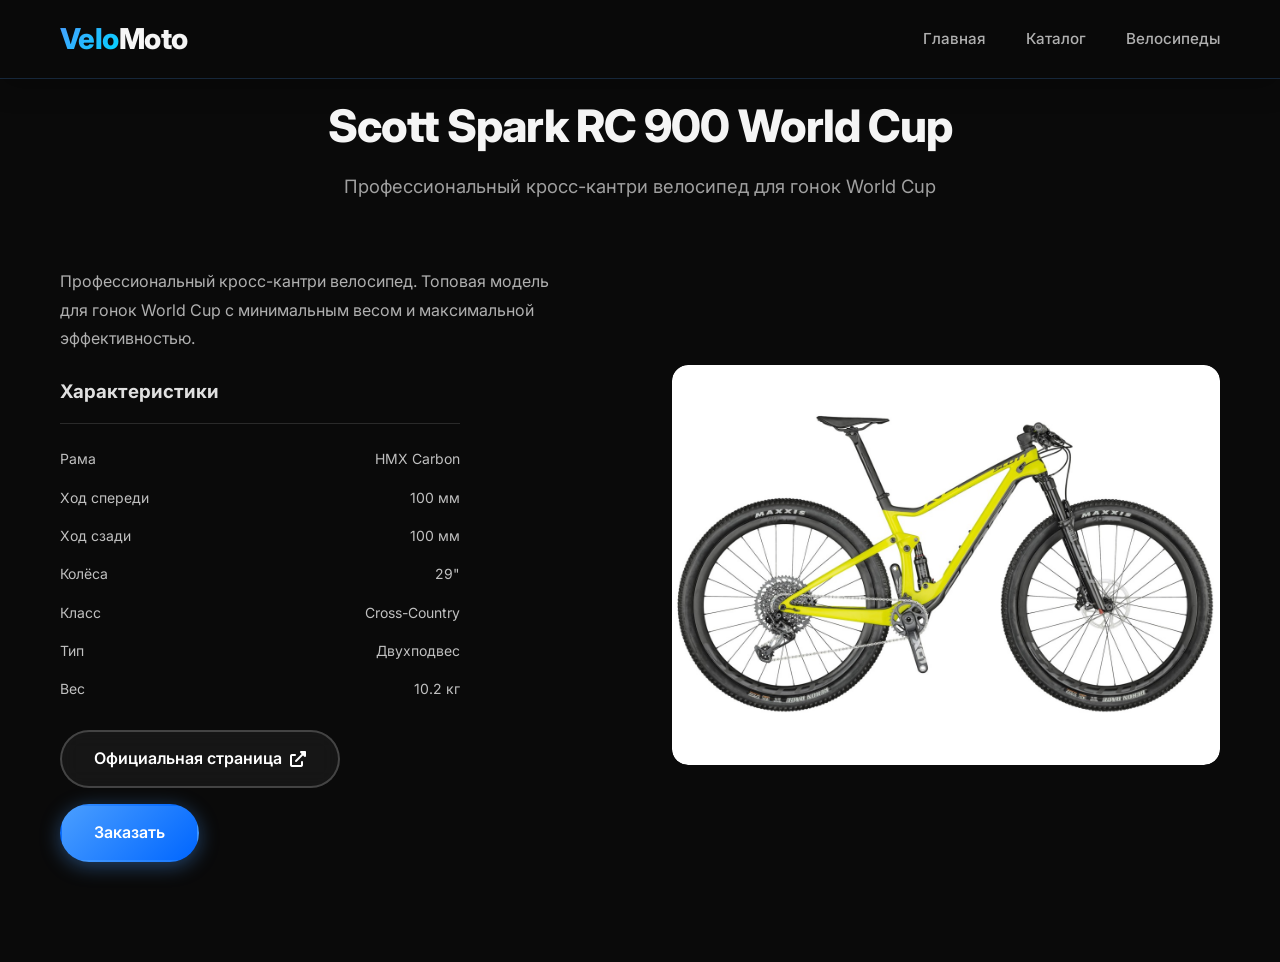
<file: scott-spark-rc-900-world-cup.html>
﻿<!DOCTYPE html>
<html lang="ru">
<head>
    <meta charset="UTF-8">
    <meta name="viewport" content="width=device-width, initial-scale=1.0">
    <title>Scott Spark RC 900 World Cup — VeloMoto</title>
    <link rel="stylesheet" href="css/style.css">
    <link href="https://fonts.googleapis.com/css2?family=Inter:wght@300;400;500;600;700;800&display=swap" rel="stylesheet">
    <link rel="stylesheet" href="https://cdnjs.cloudflare.com/ajax/libs/font-awesome/6.0.0/css/all.min.css">
</head>
<body>
    <header class="header">
        <nav class="nav container">
            <div class="nav__logo">
                <a href="index.html" style="text-decoration:none;color:inherit;"><h2><span class="logo-accent">Velo</span>Moto</h2></a>
            </div>
            <ul class="nav__menu">
                <li class="nav__item"><a href="index.html" class="nav__link">Главная</a></li>
                <li class="nav__item"><a href="index.html#catalog" class="nav__link">Каталог</a></li>
                <li class="nav__item"><a href="index.html#bikes" class="nav__link">Велосипеды</a></li>
            </ul>
        </nav>
    </header>
    <main>
        <section class="section">
            <div class="container">
                <div class="section__header">
                    <h1 class="section__title">Scott Spark RC 900 World Cup</h1>
                    <p class="section__subtitle">Профессиональный кросс-кантри велосипед для гонок World Cup</p>
                </div>
                <div class="about__grid">
                    <div class="about__content">
                        <p class="about__text">Профессиональный кросс-кантри велосипед. Топовая модель для гонок World Cup с минимальным весом и максимальной эффективностью.</p>
                        <h3 style="margin:1.5rem 0 1rem;">Характеристики</h3>
                        <ul class="card__specs" style="max-width:400px;">
                            <li class="card__spec"><span>Рама</span><span>HMX Carbon</span></li>
                            <li class="card__spec"><span>Ход спереди</span><span>100 мм</span></li>
                            <li class="card__spec"><span>Ход сзади</span><span>100 мм</span></li>
                            <li class="card__spec"><span>Колёса</span><span>29"</span></li>
                            <li class="card__spec"><span>Класс</span><span>Cross-Country</span></li>
                            <li class="card__spec"><span>Тип</span><span>Двухподвес</span></li>
                            <li class="card__spec"><span>Вес</span><span>10.2 кг</span></li>
                        </ul>
                        <div style="margin-top:1.5rem;"><a href="https://www.scott-sports.com/global/en/product/scott-spark-rc-900-world-cup-bike" target="_blank" class="btn btn--secondary"><span>Официальная страница</span><i class="fas fa-external-link-alt"></i></a></div>
                        <div style="margin-top:1rem;"><a href="tel:+79163506661" class="btn btn--primary"><span>Заказать</span></a></div>
                    </div>
                    <div class="about__image">
                        <div class="about__image-wrapper">
                            <img src="images/scott-spark-rc-900-world-cup.jpg" alt="Scott Spark RC 900 World Cup" style="width:100%;height:100%;object-fit:cover;border-radius:1rem;">
                        </div>
                    </div>
                </div>
            </div>
        </section>
    </main>
</body>
</html>
</file>
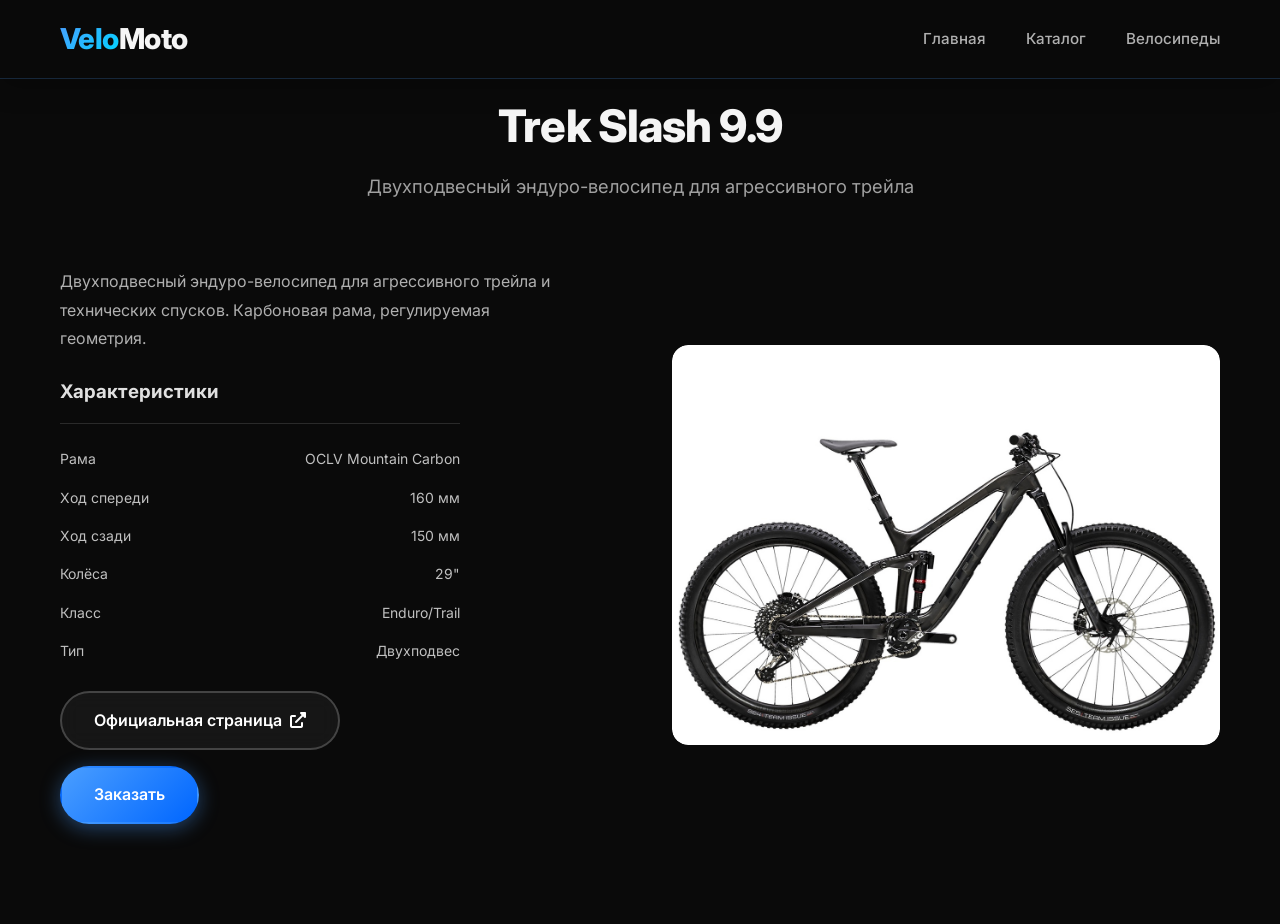
<file: trek-slash-99.html>
﻿<!DOCTYPE html>
<html lang="ru">
<head>
    <meta charset="UTF-8">
    <meta name="viewport" content="width=device-width, initial-scale=1.0">
    <title>Trek Slash 9.9 — VeloMoto</title>
    <link rel="stylesheet" href="css/style.css">
    <link href="https://fonts.googleapis.com/css2?family=Inter:wght@300;400;500;600;700;800&display=swap" rel="stylesheet">
    <link rel="stylesheet" href="https://cdnjs.cloudflare.com/ajax/libs/font-awesome/6.0.0/css/all.min.css">
</head>
<body>
    <header class="header">
        <nav class="nav container">
            <div class="nav__logo">
                <a href="index.html" style="text-decoration:none;color:inherit;"><h2><span class="logo-accent">Velo</span>Moto</h2></a>
            </div>
            <ul class="nav__menu">
                <li class="nav__item"><a href="index.html" class="nav__link">Главная</a></li>
                <li class="nav__item"><a href="index.html#catalog" class="nav__link">Каталог</a></li>
                <li class="nav__item"><a href="index.html#bikes" class="nav__link">Велосипеды</a></li>
            </ul>
        </nav>
    </header>
    <main>
        <section class="section">
            <div class="container">
                <div class="section__header">
                    <h1 class="section__title">Trek Slash 9.9</h1>
                    <p class="section__subtitle">Двухподвесный эндуро-велосипед для агрессивного трейла</p>
                </div>
                <div class="about__grid">
                    <div class="about__content">
                        <p class="about__text">Двухподвесный эндуро-велосипед для агрессивного трейла и технических спусков. Карбоновая рама, регулируемая геометрия.</p>
                        <h3 style="margin:1.5rem 0 1rem;">Характеристики</h3>
                        <ul class="card__specs" style="max-width:400px;">
                            <li class="card__spec"><span>Рама</span><span>OCLV Mountain Carbon</span></li>
                            <li class="card__spec"><span>Ход спереди</span><span>160 мм</span></li>
                            <li class="card__spec"><span>Ход сзади</span><span>150 мм</span></li>
                            <li class="card__spec"><span>Колёса</span><span>29"</span></li>
                            <li class="card__spec"><span>Класс</span><span>Enduro/Trail</span></li>
                            <li class="card__spec"><span>Тип</span><span>Двухподвес</span></li>
                        </ul>
                        <div style="margin-top:1.5rem;"><a href="https://www.trekbikes.com/ru/ru_RU/%D0%B2%D0%B5%D0%BB%D0%BE%D1%81%D0%B8%D0%BF%D0%B5%D0%B4%D1%8B/%D0%B3%D0%BE%D1%80%D0%BD%D1%8B%D0%B5-%D0%B2%D0%B5%D0%BB%D0%BE%D1%81%D0%B8%D0%BF%D0%B5%D0%B4%D1%8B/%D0%B4%D0%B2%D1%83%D1%85%D0%BF%D0%BE%D0%B4%D0%B2%D0%B5%D1%81%D0%BD%D1%8B%D0%B5-%D0%B2%D0%B5%D0%BB%D0%BE%D1%81%D0%B8%D0%BF%D0%B5%D0%B4%D1%8B/%D1%8D%D0%BD%D0%B4%D1%83%D1%80%D0%BE/slash/slash-9-9-xx1-axs-t-type/p/35048/" target="_blank" class="btn btn--secondary"><span>Официальная страница</span><i class="fas fa-external-link-alt"></i></a></div>
                        <div style="margin-top:1rem;"><a href="tel:+79163506661" class="btn btn--primary"><span>Заказать</span></a></div>
                    </div>
                    <div class="about__image">
                        <div class="about__image-wrapper">
                            <img src="images/trek-slash-99.jpg" alt="Trek Slash 9.9" style="width:100%;height:100%;object-fit:cover;border-radius:1rem;">
                        </div>
                    </div>
                </div>
            </div>
        </section>
    </main>
</body>
</html>
</file>
<file: css/style.css>
/* Reset and base styles */
* {
    margin: 0;
    padding: 0;
    box-sizing: border-box;
}

html {
    scroll-behavior: smooth;
    scroll-padding-top: 80px;
}

body {
    font-family: 'Inter', -apple-system, BlinkMacSystemFont, 'Segoe UI', Roboto, Oxygen, Ubuntu, Cantarell, sans-serif;
    line-height: 1.6;
    color: #e0e0e0;
    background: #0a0a0a;
    overflow-x: hidden;
}

.container {
    max-width: 1200px;
    margin: 0 auto;
    padding: 0 20px;
}

/* Animations */
@keyframes fadeUp {
    from {
        opacity: 0;
        transform: translateY(30px);
    }
    to {
        opacity: 1;
        transform: translateY(0);
    }
}

@keyframes float {
    0%, 100% {
        transform: translateY(0px);
    }
    50% {
        transform: translateY(-10px);
    }
}

@keyframes pulse {
    0%, 100% {
        transform: scale(1);
    }
    50% {
        transform: scale(1.05);
    }
}

.animate-fade-up {
    animation: fadeUp 0.8s ease forwards;
    opacity: 0;
}

.delay-1 {
    animation-delay: 0.2s;
}

.delay-2 {
    animation-delay: 0.4s;
}

.delay-3 {
    animation-delay: 0.6s;
}

.delay-4 {
    animation-delay: 0.8s;
}

.animate-on-scroll {
    opacity: 0;
    transform: translateY(40px);
    transition: all 0.8s cubic-bezier(0.4, 0, 0.2, 1);
}

.animate-on-scroll.visible {
    opacity: 1;
    transform: translateY(0);
}

/* Header */
.header {
    background: rgba(10, 10, 10, 0.95);
    backdrop-filter: blur(10px);
    -webkit-backdrop-filter: blur(10px);
    box-shadow: 0 4px 30px rgba(0, 0, 0, 0.3);
    position: fixed;
    width: 100%;
    top: 0;
    z-index: 1000;
    border-bottom: 1px solid rgba(74, 158, 255, 0.2);
}

.nav {
    display: flex;
    justify-content: space-between;
    align-items: center;
    padding: 1rem 20px;
    min-height: 70px;
}

.nav__logo h2 {
    color: #f5f5f5;
    font-size: 1.8rem;
    font-weight: 800;
    letter-spacing: -0.02em;
}

.logo-accent {
    background: linear-gradient(135deg, #4a9eff 0%, #00d4ff 100%);
    -webkit-background-clip: text;
    -webkit-text-fill-color: transparent;
    background-clip: text;
}

.nav__menu {
    display: flex;
    list-style: none;
    gap: 2.5rem;
    align-items: center;
}

.nav__link {
    text-decoration: none;
    color: #b0b0b0;
    font-weight: 500;
    font-size: 0.95rem;
    transition: all 0.3s ease;
    position: relative;
    padding: 0.5rem 0;
}

.nav__link::after {
    content: '';
    position: absolute;
    bottom: 0;
    left: 0;
    width: 0;
    height: 2px;
    background: linear-gradient(90deg, #4a9eff, #00d4ff);
    transition: width 0.3s ease;
}

.nav__link:hover {
    color: #f5f5f5;
}

.nav__link:hover::after {
    width: 100%;
}

.nav__link--cta {
    background: linear-gradient(135deg, #4a9eff 0%, #0066ff 100%);
    color: white !important;
    padding: 0.6rem 1.5rem !important;
    border-radius: 50px;
    transition: all 0.3s ease;
    box-shadow: 0 4px 15px rgba(74, 158, 255, 0.3);
}

.nav__link--cta::after {
    display: none;
}

.nav__link--cta:hover {
    transform: translateY(-2px);
    box-shadow: 0 6px 25px rgba(74, 158, 255, 0.5);
}

.nav__toggle {
    display: none;
    flex-direction: column;
    cursor: pointer;
    gap: 4px;
}

.bar {
    width: 25px;
    height: 3px;
    background: #f5f5f5;
    border-radius: 2px;
    transition: 0.3s;
}

/* Hero section */
.hero {
    background: radial-gradient(ellipse at top, #1a1a2e 0%, #0a0a0a 60%);
    color: white;
    padding: 180px 0 120px;
    text-align: center;
    margin-top: 0;
    position: relative;
    overflow: hidden;
    min-height: 100vh;
    display: flex;
    align-items: center;
}

.hero__bg {
    position: absolute;
    top: 0;
    left: 0;
    right: 0;
    bottom: 0;
    background: 
        radial-gradient(circle at 20% 50%, rgba(74, 158, 255, 0.1) 0%, transparent 50%),
        radial-gradient(circle at 80% 80%, rgba(231, 76, 60, 0.1) 0%, transparent 50%);
    pointer-events: none;
}

.hero .container {
    position: relative;
    z-index: 2;
    width: 100%;
}

.hero__content {
    max-width: 800px;
    margin: 0 auto;
}

.hero__badge {
    display: inline-flex;
    align-items: center;
    gap: 0.5rem;
    background: rgba(74, 158, 255, 0.1);
    border: 1px solid rgba(74, 158, 255, 0.3);
    padding: 0.5rem 1.2rem;
    border-radius: 50px;
    color: #4a9eff;
    font-size: 0.9rem;
    font-weight: 500;
    margin-bottom: 2rem;
    animation: pulse 2s ease-in-out infinite;
}

.hero__title {
    font-size: 3.5rem;
    margin-bottom: 1.5rem;
    font-weight: 800;
    line-height: 1.2;
    letter-spacing: -0.02em;
    background: linear-gradient(135deg, #ffffff 0%, #b0b0b0 100%);
    -webkit-background-clip: text;
    -webkit-text-fill-color: transparent;
    background-clip: text;
}

.hero__subtitle {
    font-size: 1.3rem;
    font-weight: 400;
    color: #a0a0a0;
    margin-bottom: 2.5rem;
    line-height: 1.8;
}

.hero__buttons {
    display: flex;
    gap: 1rem;
    justify-content: center;
    flex-wrap: wrap;
    margin-bottom: 3rem;
}

.btn {
    display: inline-flex;
    align-items: center;
    gap: 0.5rem;
    padding: 0.9rem 2rem;
    text-decoration: none;
    border-radius: 50px;
    font-weight: 600;
    font-size: 1rem;
    transition: all 0.3s ease;
    border: 2px solid transparent;
    position: relative;
    overflow: hidden;
}

.btn--primary {
    background: linear-gradient(135deg, #4a9eff 0%, #0066ff 100%);
    color: white;
    box-shadow: 0 4px 20px rgba(74, 158, 255, 0.4);
}

.btn--primary:hover {
    transform: translateY(-3px);
    box-shadow: 0 8px 30px rgba(74, 158, 255, 0.6);
}

.btn--secondary {
    background: rgba(255, 255, 255, 0.05);
    color: white;
    border-color: rgba(255, 255, 255, 0.2);
    backdrop-filter: blur(10px);
}

.btn--secondary:hover {
    background: rgba(255, 255, 255, 0.1);
    border-color: rgba(74, 158, 255, 0.5);
    transform: translateY(-3px);
}

.btn--large {
    padding: 1.1rem 2.5rem;
    font-size: 1.05rem;
}

.hero__stats {
    display: flex;
    justify-content: center;
    gap: 3rem;
    flex-wrap: wrap;
    margin-top: 3rem;
}

.stat {
    text-align: center;
}

.stat__number {
    font-size: 2.5rem;
    font-weight: 800;
    background: linear-gradient(135deg, #4a9eff 0%, #00d4ff 100%);
    -webkit-background-clip: text;
    -webkit-text-fill-color: transparent;
    background-clip: text;
    line-height: 1;
    margin-bottom: 0.5rem;
}

.stat__label {
    color: #a0a0a0;
    font-size: 0.9rem;
    text-transform: uppercase;
    letter-spacing: 0.05em;
}

.hero__scroll {
    position: absolute;
    bottom: 2rem;
    left: 50%;
    transform: translateX(-50%);
    display: flex;
    flex-direction: column;
    align-items: center;
    gap: 0.5rem;
    color: #666;
    font-size: 0.85rem;
    animation: float 2s ease-in-out infinite;
    cursor: pointer;
}

.hero__scroll i {
    font-size: 1.2rem;
}

/* Features */
.features {
    padding: 80px 0;
    background: linear-gradient(to bottom, #0a0a0a, #111111);
}

.features__grid {
    display: grid;
    grid-template-columns: repeat(auto-fit, minmax(250px, 1fr));
    gap: 1.5rem;
}

.feature-card {
    background: linear-gradient(145deg, #151515, #0f0f0f);
    padding: 2rem;
    border-radius: 12px;
    border: 1px solid #2a2a2a;
    text-align: center;
    transition: all 0.3s ease;
    position: relative;
    overflow: hidden;
}

.feature-card::before {
    content: '';
    position: absolute;
    top: 0;
    left: 0;
    right: 0;
    height: 2px;
    background: linear-gradient(90deg, #4a9eff, #00d4ff);
}

.feature-card:hover {
    transform: translateY(-5px);
    border-color: rgba(74, 158, 255, 0.4);
    box-shadow: 0 10px 40px rgba(74, 158, 255, 0.1);
}

.feature-card__icon {
    width: 60px;
    height: 60px;
    margin: 0 auto 1rem;
    background: linear-gradient(135deg, rgba(74, 158, 255, 0.2), rgba(0, 212, 255, 0.2));
    border-radius: 50%;
    display: flex;
    align-items: center;
    justify-content: center;
    font-size: 1.5rem;
    color: #4a9eff;
}

.feature-card__title {
    color: #f5f5f5;
    font-size: 1.2rem;
    margin-bottom: 0.5rem;
    font-weight: 600;
}

.feature-card__text {
    color: #a0a0a0;
    font-size: 0.9rem;
}

/* Sections */
.section {
    padding: 100px 0;
}

.section--bg {
    background: linear-gradient(to bottom, #111111, #0a0a0a);
}

.section__header {
    text-align: center;
    margin-bottom: 4rem;
}

.section__label {
    display: inline-flex;
    align-items: center;
    gap: 0.5rem;
    background: rgba(74, 158, 255, 0.1);
    border: 1px solid rgba(74, 158, 255, 0.3);
    padding: 0.5rem 1.2rem;
    border-radius: 50px;
    color: #4a9eff;
    font-size: 0.9rem;
    font-weight: 500;
    margin-bottom: 1.5rem;
}

.section__label--moto {
    background: rgba(231, 76, 60, 0.1);
    border-color: rgba(231, 76, 60, 0.3);
    color: #e74c3c;
}

.section__label--emoto {
    background: rgba(155, 89, 182, 0.1);
    border-color: rgba(155, 89, 182, 0.3);
    color: #c39bd3;
}

.section__label--emtb {
    background: rgba(22, 160, 133, 0.1);
    border-color: rgba(22, 160, 133, 0.3);
    color: #48c9b0;
}

.section__label--escooter {
    background: rgba(74, 158, 255, 0.1);
    border-color: rgba(74, 158, 255, 0.3);
    color: #74b6ff;
}

.section__title {
    font-size: 2.8rem;
    text-align: center;
    margin-bottom: 1rem;
    color: #f5f5f5;
    font-weight: 800;
    letter-spacing: -0.02em;
    line-height: 1.2;
}

.section__title--left {
    text-align: left;
}

.section__subtitle {
    text-align: center;
    color: #a0a0a0;
    font-size: 1.15rem;
    max-width: 600px;
    margin: 0 auto;
    line-height: 1.8;
}

/* Catalog top */
.catalog-top {
    padding: 100px 0;
}

.catalog-top__grid {
    display: grid;
    grid-template-columns: repeat(auto-fit, minmax(300px, 1fr));
    gap: 2rem;
    margin-top: 3rem;
}

.catalog-top__card {
    display: block;
    text-decoration: none;
    position: relative;
    border-radius: 16px;
    overflow: hidden;
    box-shadow: 0 10px 40px rgba(0, 0, 0, 0.5);
    transition: all 0.4s cubic-bezier(0.4, 0, 0.2, 1);
    min-height: 280px;
    border: 1px solid #2a2a2a;
}

.catalog-top__card:hover {
    transform: translateY(-10px) scale(1.02);
    box-shadow: 0 20px 60px rgba(0, 0, 0, 0.7);
}

.catalog-top__card--bike {
    background: linear-gradient(135deg, #0f4c75 0%, #1e7e34 50%, #27ae60 100%);
}

.catalog-top__card--moto {
    background: linear-gradient(135deg, #8b2635 0%, #a93226 50%, #e74c3c 100%);
}

.catalog-top__overlay {
    position: absolute;
    top: 0;
    left: 0;
    right: 0;
    bottom: 0;
    background: linear-gradient(to top, rgba(0, 0, 0, 0.8) 0%, transparent 60%);
    pointer-events: none;
}

.catalog-top__content {
    position: relative;
    z-index: 2;
    padding: 2.5rem;
    color: white;
    height: 100%;
    display: flex;
    flex-direction: column;
    justify-content: flex-end;
}

.catalog-top__icon {
    position: absolute;
    top: 2rem;
    right: 2rem;
    width: 60px;
    height: 60px;
    background: rgba(255, 255, 255, 0.2);
    backdrop-filter: blur(10px);
    border-radius: 50%;
    display: flex;
    align-items: center;
    justify-content: center;
    font-size: 1.8rem;
    animation: float 3s ease-in-out infinite;
}

.catalog-top__title {
    font-size: 2.2rem;
    margin-bottom: 0.5rem;
    font-weight: 800;
    letter-spacing: -0.02em;
}

.catalog-top__text {
    font-size: 1rem;
    opacity: 0.95;
    margin-bottom: 1rem;
    line-height: 1.6;
}

.catalog-top__link {
    display: inline-flex;
    align-items: center;
    gap: 0.5rem;
    font-weight: 600;
    font-size: 0.95rem;
    transition: gap 0.3s ease;
}

.catalog-top__card:hover .catalog-top__link {
    gap: 0.8rem;
}

/* Cards grid */
.cards-grid {
    display: grid;
    grid-template-columns: repeat(auto-fill, minmax(350px, 1fr));
    gap: 2rem;
    margin-top: 3rem;
}

.card {
    background: linear-gradient(145deg, #1a1a1a, #111111);
    border-radius: 16px;
    overflow: hidden;
    box-shadow: 0 10px 40px rgba(0, 0, 0, 0.4);
    transition: all 0.4s cubic-bezier(0.4, 0, 0.2, 1);
    border: 1px solid #2a2a2a;
    position: relative;
}

.card::before {
    content: '';
    position: absolute;
    top: 0;
    left: 0;
    right: 0;
    height: 2px;
    background: linear-gradient(90deg, #4a9eff, transparent);
}

.card:hover {
    transform: translateY(-8px);
    box-shadow: 0 20px 60px rgba(0, 0, 0, 0.6);
    border-color: rgba(74, 158, 255, 0.4);
}

.card__image {
    width: 100%;
    height: 250px;
    background: linear-gradient(45deg, #1a1a1a, #0f0f0f);
    display: flex;
    align-items: center;
    justify-content: center;
    color: #666;
    font-size: 0.9rem;
    position: relative;
    overflow: hidden;
}

.card__image::after {
    content: '';
    position: absolute;
    bottom: 0;
    left: 0;
    right: 0;
    height: 60px;
    background: linear-gradient(to top, rgba(26, 26, 26, 1) 0%, transparent 100%);
    pointer-events: none;
}

.card__image img {
    width: 100%;
    height: 100%;
    object-fit: cover;
    transition: transform 0.4s ease;
}

.card:hover .card__image img {
    transform: scale(1.05);
}

.card__image-placeholder {
    display: flex;
    flex-direction: column;
    align-items: center;
    gap: 0.6rem;
    color: #3f3f3f;
    font-size: 3rem;
}

.card__image-placeholder span {
    font-size: 0.72rem;
    font-weight: 600;
    text-transform: uppercase;
    letter-spacing: 0.08em;
    color: #555;
}

.card__content {
    padding: 1.8rem;
}

.card__title {
    font-size: 1.4rem;
    margin-bottom: 0.8rem;
    color: #f5f5f5;
    font-weight: 700;
    line-height: 1.4;
}

.card__type {
    display: inline-block;
    background: linear-gradient(135deg, #3498db, #2980b9);
    color: white;
    padding: 0.4rem 0.9rem;
    border-radius: 6px;
    font-size: 0.75rem;
    font-weight: 600;
    margin-bottom: 1rem;
    text-transform: uppercase;
    letter-spacing: 0.05em;
}

.card__type--bike {
    background: linear-gradient(135deg, #27ae60, #229954);
}

.card__type--moto {
    background: linear-gradient(135deg, #e74c3c, #c0392b);
}

.card__type--emoto {
    background: linear-gradient(135deg, #9b59b6, #8e44ad);
}

.card__type--emtb {
    background: linear-gradient(135deg, #16a085, #1abc9c);
}

.card__type--escooter {
    background: linear-gradient(135deg, #4a9eff, #0066ff);
}

.card__description {
    color: #b0b0b0;
    margin-bottom: 1.2rem;
    font-size: 0.9rem;
    line-height: 1.7;
}

.card__specs {
    list-style: none;
    border-top: 1px solid #2a2a2a;
    padding-top: 1.2rem;
    display: grid;
    gap: 0.4rem;
}

.card__spec {
    padding: 0.3rem 0;
    color: #c0c0c0;
    font-size: 0.875rem;
    display: flex;
    justify-content: space-between;
}

.card__spec strong {
    color: #e0e0e0;
    font-weight: 500;
}

.card__price {
    margin-top: 1.2rem;
    font-weight: 700;
    color: #f39c12;
    font-size: 1.2rem;
    text-align: center;
    padding: 0.7rem;
    background: rgba(243, 156, 18, 0.1);
    border-radius: 8px;
    border: 1px solid rgba(243, 156, 18, 0.3);
}

/* CTA Section */
.cta {
    position: relative;
    background: linear-gradient(135deg, #0a0a0a 0%, #1a1a2e 50%, #0a0a0a 100%);
    overflow: hidden;
    padding: 100px 0;
}

.cta__bg {
    position: absolute;
    top: 0;
    left: 0;
    right: 0;
    bottom: 0;
    background: 
        radial-gradient(circle at 30% 50%, rgba(74, 158, 255, 0.15) 0%, transparent 50%),
        radial-gradient(circle at 70% 50%, rgba(231, 76, 60, 0.15) 0%, transparent 50%);
    pointer-events: none;
}

.cta__content {
    position: relative;
    z-index: 2;
    text-align: center;
    max-width: 700px;
    margin: 0 auto;
}

.cta__title {
    font-size: 2.8rem;
    font-weight: 800;
    margin-bottom: 1rem;
    color: #f5f5f5;
    letter-spacing: -0.02em;
}

.cta__subtitle {
    font-size: 1.2rem;
    color: #a0a0a0;
    margin-bottom: 2.5rem;
    line-height: 1.8;
}

.cta__buttons {
    display: flex;
    gap: 1rem;
    justify-content: center;
    flex-wrap: wrap;
}

/* About */
.about__grid {
    display: grid;
    grid-template-columns: repeat(auto-fit, minmax(300px, 1fr));
    gap: 4rem;
    align-items: center;
}

.about__content {
    max-width: 500px;
}

.about__text {
    color: #b0b0b0;
    font-size: 1rem;
    line-height: 1.8;
    margin-bottom: 1.2rem;
}

.about__features {
    margin-top: 2rem;
    display: grid;
    gap: 0.8rem;
}

.about__feature {
    display: flex;
    align-items: center;
    gap: 0.8rem;
    color: #e0e0e0;
    font-weight: 500;
}

.about__feature i {
    color: #27ae60;
    font-size: 1.2rem;
}

.about__image {
    position: relative;
}

.about__image-wrapper {
    position: relative;
    width: 100%;
    height: 400px;
    border-radius: 16px;
    overflow: hidden;
}

.about__image-bg {
    position: absolute;
    top: 0;
    left: 0;
    right: 0;
    bottom: 0;
    background: linear-gradient(135deg, #4a9eff 0%, #0066ff 100%);
    opacity: 0.3;
}

.about__image-content {
    position: relative;
    z-index: 2;
    width: 100%;
    height: 100%;
    display: flex;
    align-items: center;
    justify-content: center;
    font-size: 6rem;
    color: rgba(255, 255, 255, 0.3);
    animation: float 4s ease-in-out infinite;
}

/* Footer */
.footer {
    background: linear-gradient(to top, #050505, #0a0a0a);
    color: #b0b0b0;
    padding: 60px 0 30px;
    border-top: 1px solid #2a2a2a;
}

.footer__content {
    display: grid;
    grid-template-columns: 2fr 1fr 1fr 1fr;
    gap: 3rem;
    margin-bottom: 3rem;
}

.footer__logo h2 {
    color: #f5f5f5;
    font-size: 1.8rem;
    font-weight: 800;
    margin-bottom: 1rem;
}

.footer__text {
    font-size: 0.9rem;
    line-height: 1.7;
    margin-bottom: 1.5rem;
}

.footer__social {
    display: flex;
    gap: 0.8rem;
}

.social-link {
    width: 40px;
    height: 40px;
    background: #151515;
    border: 1px solid #2a2a2a;
    border-radius: 50%;
    display: flex;
    align-items: center;
    justify-content: center;
    color: #b0b0b0;
    text-decoration: none;
    transition: all 0.3s ease;
}

.social-link:hover {
    background: linear-gradient(135deg, #4a9eff, #0066ff);
    color: white;
    border-color: transparent;
    transform: translateY(-3px);
}

.footer__title {
    color: #f5f5f5;
    font-size: 1.1rem;
    font-weight: 600;
    margin-bottom: 1rem;
}

.footer__list {
    list-style: none;
}

.footer__list li {
    margin-bottom: 0.7rem;
}

.footer__list a {
    color: #b0b0b0;
    text-decoration: none;
    font-size: 0.9rem;
    transition: color 0.3s ease;
}

.footer__list a:hover {
    color: #4a9eff;
}

.footer__contacts {
    list-style: none;
}

.footer__contacts li {
    display: flex;
    align-items: center;
    gap: 0.7rem;
    margin-bottom: 0.8rem;
    font-size: 0.9rem;
}

.footer__contacts i {
    color: #4a9eff;
    width: 16px;
}

.footer__bottom {
    padding-top: 2rem;
    border-top: 1px solid #2a2a2a;
    text-align: center;
}

.footer__copy {
    font-size: 0.85rem;
    color: #666;
}

/* Budget picker */
.picker {
    position: relative;
    background: linear-gradient(135deg, #0a0a0a 0%, #14141f 50%, #0a0a0a 100%);
    overflow: hidden;
}

.picker::before {
    content: '';
    position: absolute;
    inset: 0;
    background:
        radial-gradient(circle at 20% 30%, rgba(74, 158, 255, 0.12) 0%, transparent 45%),
        radial-gradient(circle at 80% 70%, rgba(231, 76, 60, 0.12) 0%, transparent 45%);
    pointer-events: none;
}

.picker .container {
    position: relative;
    z-index: 1;
}

.picker__panel {
    max-width: 960px;
    margin: 0 auto;
    background: linear-gradient(145deg, #151515, #0f0f0f);
    border: 1px solid #2a2a2a;
    border-radius: 20px;
    padding: 2.5rem;
    box-shadow: 0 20px 60px rgba(0, 0, 0, 0.45);
}

.picker__form {
    display: grid;
    grid-template-columns: 1fr auto;
    grid-template-areas:
        "budget submit"
        "type type";
    gap: 1.25rem 1.5rem;
    align-items: end;
}

.picker__field {
    display: grid;
    gap: 0.6rem;
}

.picker__field--budget {
    grid-area: budget;
}

.picker__field--type {
    grid-area: type;
}

.picker__submit {
    grid-area: submit;
}

.picker__field label,
.picker__label {
    font-size: 0.8rem;
    text-transform: uppercase;
    letter-spacing: 0.08em;
    color: #8a8a8a;
    font-weight: 600;
}

.picker__input-wrap {
    position: relative;
}

.picker__input-wrap input {
    width: 100%;
    padding: 0.9rem 2.6rem 0.9rem 1.2rem;
    background: #0a0a0a;
    border: 1px solid #2a2a2a;
    border-radius: 12px;
    color: #f5f5f5;
    font-size: 1.05rem;
    font-family: inherit;
    transition: all 0.3s ease;
    appearance: none;
}

.picker__input-wrap input::placeholder {
    color: #5a5a5a;
}

.picker__input-wrap input:focus {
    outline: none;
    border-color: #4a9eff;
    box-shadow: 0 0 0 3px rgba(74, 158, 255, 0.15);
}

.picker__input-wrap span {
    position: absolute;
    right: 1.1rem;
    top: 50%;
    transform: translateY(-50%);
    color: #8a8a8a;
    font-weight: 600;
    pointer-events: none;
}

.picker__switch {
    display: flex;
    flex-wrap: wrap;
    gap: 0.4rem;
    background: #0a0a0a;
    padding: 0.35rem;
    border-radius: 12px;
    border: 1px solid #2a2a2a;
}

.picker__switch-btn {
    flex: 1 1 140px;
    display: inline-flex;
    align-items: center;
    justify-content: center;
    gap: 0.5rem;
    padding: 0.65rem 0.9rem;
    border: none;
    border-radius: 9px;
    background: transparent;
    color: #8a8a8a;
    font-family: inherit;
    font-size: 0.9rem;
    font-weight: 600;
    cursor: pointer;
    transition: all 0.3s ease;
    white-space: nowrap;
}

.picker__switch-btn:hover {
    color: #f5f5f5;
    background: rgba(255, 255, 255, 0.04);
}

.picker__switch-btn[data-type="bike"].active {
    background: linear-gradient(135deg, #27ae60, #229954);
    color: white;
    box-shadow: 0 4px 15px rgba(39, 174, 96, 0.35);
}

.picker__switch-btn[data-type="moto"].active {
    background: linear-gradient(135deg, #e74c3c, #c0392b);
    color: white;
    box-shadow: 0 4px 15px rgba(231, 76, 60, 0.35);
}

.picker__switch-btn[data-type="emoto"].active {
    background: linear-gradient(135deg, #9b59b6, #8e44ad);
    color: white;
    box-shadow: 0 4px 15px rgba(155, 89, 182, 0.35);
}

.picker__switch-btn[data-type="emtb"].active {
    background: linear-gradient(135deg, #16a085, #1abc9c);
    color: white;
    box-shadow: 0 4px 15px rgba(22, 160, 133, 0.35);
}

.picker__switch-btn[data-type="escooter"].active {
    background: linear-gradient(135deg, #4a9eff, #0066ff);
    color: white;
    box-shadow: 0 4px 15px rgba(74, 158, 255, 0.35);
}

.picker__submit {
    justify-content: center;
    padding: 0.95rem 1.8rem;
    white-space: nowrap;
    border: none;
    cursor: pointer;
    font-family: inherit;
}

.picker__result {
    margin-top: 2rem;
}

.picker__empty {
    text-align: center;
    color: #8a8a8a;
    padding: 2rem 1rem;
    border: 1px dashed #2a2a2a;
    border-radius: 12px;
}

.picker__empty i {
    display: block;
    font-size: 1.8rem;
    color: #4a9eff;
    margin-bottom: 0.8rem;
}

.picker__empty p {
    max-width: 520px;
    margin: 0 auto;
    line-height: 1.7;
}

.picker__empty--error {
    color: #e74c3c;
    border-color: rgba(231, 76, 60, 0.4);
}

.picker__empty--error i {
    color: #e74c3c;
}

.picker-results {
    display: grid;
    gap: 1.2rem;
}

.picker-results__head {
    display: flex;
    align-items: center;
    justify-content: space-between;
    flex-wrap: wrap;
    gap: 0.6rem 1.5rem;
    color: #b0b0b0;
    font-size: 0.92rem;
}

.picker-results__head strong {
    color: #f5f5f5;
    font-weight: 700;
}

.picker-results__hint {
    font-size: 0.78rem;
    color: #777;
    text-transform: uppercase;
    letter-spacing: 0.06em;
}

.picker-grid {
    display: grid;
    grid-template-columns: repeat(auto-fill, minmax(320px, 1fr));
    gap: 1.2rem;
}

.picker-item {
    display: flex;
    flex-direction: column;
    gap: 0.7rem;
    background: linear-gradient(145deg, #151515, #0f0f0f);
    border: 1px solid #2a2a2a;
    border-radius: 14px;
    padding: 1.4rem;
    transition: all 0.3s ease;
    animation: fadeUp 0.45s ease both;
}

.picker-item:hover {
    transform: translateY(-4px);
    border-color: rgba(74, 158, 255, 0.4);
    box-shadow: 0 12px 35px rgba(0, 0, 0, 0.45);
}

.picker-item__top {
    display: flex;
    align-items: flex-start;
    gap: 1rem;
}

.picker-item__image {
    position: relative;
    flex-shrink: 0;
    width: 72px;
    height: 72px;
    border-radius: 10px;
    background: linear-gradient(45deg, #1a1a1a, #0a0a0a);
    border: 1px solid #242424;
    display: flex;
    align-items: center;
    justify-content: center;
    overflow: hidden;
}

.picker-item__placeholder {
    font-size: 1.6rem;
    color: #3a3a3a;
}

.picker-item__image img {
    position: absolute;
    inset: 0;
    width: 100%;
    height: 100%;
    object-fit: cover;
}

.picker-item__heading {
    min-width: 0;
    display: flex;
    flex-direction: column;
    gap: 0.45rem;
}

.picker-item__badges {
    display: flex;
    flex-wrap: wrap;
    gap: 0.4rem;
}

.picker-item__tag {
    font-size: 0.66rem;
    font-weight: 600;
    text-transform: uppercase;
    letter-spacing: 0.05em;
    padding: 0.22rem 0.55rem;
    border-radius: 50px;
    border: 1px solid transparent;
}

.picker-item__tag--bike {
    background: rgba(39, 174, 96, 0.14);
    border-color: rgba(39, 174, 96, 0.35);
    color: #2ecc71;
}

.picker-item__tag--moto {
    background: rgba(231, 76, 60, 0.14);
    border-color: rgba(231, 76, 60, 0.35);
    color: #ff6b5b;
}

.picker-item__tag--off {
    background: rgba(74, 158, 255, 0.1);
    border-color: rgba(74, 158, 255, 0.35);
    color: #4a9eff;
}

.picker-item__tag--emoto {
    background: rgba(155, 89, 182, 0.14);
    border-color: rgba(155, 89, 182, 0.35);
    color: #c39bd3;
}

.picker-item__tag--emtb {
    background: rgba(22, 160, 133, 0.14);
    border-color: rgba(22, 160, 133, 0.35);
    color: #48c9b0;
}

.picker-item__tag--escooter {
    background: rgba(74, 158, 255, 0.14);
    border-color: rgba(74, 158, 255, 0.35);
    color: #74b6ff;
}

.picker-item__title {
    font-size: 1.1rem;
    color: #f5f5f5;
    font-weight: 700;
    line-height: 1.3;
}

.picker-item__desc {
    color: #a0a0a0;
    font-size: 0.86rem;
    line-height: 1.65;
    display: -webkit-box;
    -webkit-line-clamp: 2;
    -webkit-box-orient: vertical;
    overflow: hidden;
}

.picker-item__specs {
    list-style: none;
    display: flex;
    flex-wrap: wrap;
    gap: 0.3rem 1rem;
    border-top: 1px solid #242424;
    padding-top: 0.7rem;
    font-size: 0.78rem;
    color: #8a8a8a;
}

.picker-item__specs li {
    display: flex;
    gap: 0.3rem;
}

.picker-item__specs strong {
    color: #d0d0d0;
    font-weight: 500;
}

.picker-item__bottom {
    margin-top: auto;
    display: flex;
    align-items: flex-end;
    justify-content: space-between;
    gap: 1rem;
    padding-top: 0.3rem;
}

.picker-item__price {
    font-size: 1.25rem;
    font-weight: 800;
    color: #f39c12;
    line-height: 1.2;
}

.picker-item__diff {
    font-size: 0.76rem;
    color: #7fbf8f;
    margin-top: 0.2rem;
}

.picker-item__diff--warn {
    color: #e7a33c;
}

.picker-item__more {
    display: inline-flex;
    align-items: center;
    gap: 0.4rem;
    color: #4a9eff;
    text-decoration: none;
    font-size: 0.85rem;
    font-weight: 600;
    white-space: nowrap;
    transition: gap 0.3s ease;
}

.picker-item__more:hover {
    gap: 0.6rem;
}

/* Compare */
.card__compare {
    display: inline-flex;
    align-items: center;
    justify-content: center;
    gap: 0.5rem;
    margin-top: 1.1rem;
    padding: 0.6rem 1rem;
    background: transparent;
    border: 1px solid #363636;
    border-radius: 8px;
    color: #cfcfcf;
    font: inherit;
    font-size: 0.82rem;
    font-weight: 600;
    cursor: pointer;
    transition: background 0.25s ease, border-color 0.25s ease, color 0.25s ease;
}

.card__compare:hover {
    background: rgba(235, 12, 37, 0.1);
    border-color: #eb0c25;
    color: #ffffff;
}

.card__compare.is-active {
    background: #eb0c25;
    border-color: #eb0c25;
    color: #ffffff;
}

.card__compare i {
    font-size: 0.8rem;
}

.compare-dock[hidden],
.compare-modal[hidden] {
    display: none;
}

.compare-dock {
    position: fixed;
    left: 50%;
    bottom: 24px;
    z-index: 950;
    display: flex;
    align-items: center;
    gap: 1.25rem;
    width: min(680px, calc(100% - 32px));
    padding: 0.9rem 1rem 0.9rem 1.25rem;
    background: rgba(18, 18, 18, 0.97);
    border: 1px solid #343434;
    border-radius: 14px;
    box-shadow: 0 18px 50px rgba(0, 0, 0, 0.6);
    backdrop-filter: blur(12px);
    -webkit-backdrop-filter: blur(12px);
    transform: translateX(-50%);
    animation: compareDockIn 0.25s ease;
}

@keyframes compareDockIn {
    from {
        opacity: 0;
        transform: translate(-50%, 14px);
    }
    to {
        opacity: 1;
        transform: translate(-50%, 0);
    }
}

.compare-dock--limit {
    animation: compareShake 0.4s ease;
}

@keyframes compareShake {
    0%, 100% { transform: translateX(-50%); }
    25% { transform: translateX(calc(-50% - 6px)); }
    75% { transform: translateX(calc(-50% + 6px)); }
}

.compare-dock__text {
    display: flex;
    flex-direction: column;
    gap: 0.1rem;
    min-width: 0;
}

.compare-dock__label {
    color: #ffffff;
    font-size: 0.9rem;
    font-weight: 700;
    white-space: nowrap;
    overflow: hidden;
    text-overflow: ellipsis;
}

.compare-dock__count {
    color: #8a8a8a;
    font-size: 0.78rem;
}

.compare-dock__actions {
    display: flex;
    gap: 0.5rem;
    margin-left: auto;
}

.compare-dock__open,
.compare-dock__clear {
    display: inline-flex;
    align-items: center;
    justify-content: center;
    gap: 0.45rem;
    padding: 0.65rem 1rem;
    border-radius: 8px;
    font: inherit;
    font-size: 0.82rem;
    font-weight: 600;
    cursor: pointer;
    transition: opacity 0.2s ease, background 0.2s ease;
    white-space: nowrap;
}

.compare-dock__open {
    background: #eb0c25;
    border: 1px solid #eb0c25;
    color: #ffffff;
}

.compare-dock__open:hover:not(:disabled) {
    background: #c50a1f;
}

.compare-dock__open:disabled {
    background: #2c2c2c;
    border-color: #2c2c2c;
    color: #777777;
    cursor: not-allowed;
}

.compare-dock__clear {
    background: transparent;
    border: 1px solid #444444;
    color: #b8b8b8;
}

.compare-dock__clear:hover {
    border-color: #666666;
    color: #ffffff;
}

.compare-modal {
    position: fixed;
    inset: 0;
    z-index: 2000;
    display: flex;
    align-items: center;
    justify-content: center;
    padding: 20px;
}

.compare-modal__backdrop {
    position: absolute;
    inset: 0;
    background: rgba(0, 0, 0, 0.78);
    backdrop-filter: blur(6px);
    -webkit-backdrop-filter: blur(6px);
}

.compare-modal__dialog {
    position: relative;
    display: flex;
    flex-direction: column;
    width: min(1100px, 100%);
    max-height: 90vh;
    overflow: hidden;
    background: #141414;
    border: 1px solid #353535;
    border-radius: 18px;
    box-shadow: 0 30px 80px rgba(0, 0, 0, 0.7);
}

.compare-modal__head {
    display: flex;
    align-items: center;
    justify-content: space-between;
    gap: 1rem;
    padding: 1.25rem 1.5rem;
    border-bottom: 1px solid #2a2a2a;
}

.compare-modal__label {
    display: block;
    margin-bottom: 0.2rem;
    color: #eb0c25;
    font-size: 0.7rem;
    font-weight: 700;
    letter-spacing: 0.12em;
    text-transform: uppercase;
}

.compare-modal__head h3 {
    color: #ffffff;
    font-size: 1.25rem;
}

.compare-modal__close {
    display: inline-flex;
    align-items: center;
    justify-content: center;
    width: 40px;
    height: 40px;
    flex-shrink: 0;
    border: 1px solid #3a3a3a;
    border-radius: 50%;
    background: #1f1f1f;
    color: #dddddd;
    font-size: 1rem;
    cursor: pointer;
    transition: background 0.2s ease, color 0.2s ease;
}

.compare-modal__close:hover {
    background: #2b2b2b;
    color: #ffffff;
}

.compare-modal__body {
    padding: 1.5rem;
    overflow: auto;
}

.compare-table-wrap {
    overflow-x: auto;
}

.compare-table {
    width: 100%;
    min-width: 640px;
    border-collapse: collapse;
    table-layout: fixed;
}

.compare-table th,
.compare-table td {
    padding: 1rem;
    border-bottom: 1px solid #2a2a2a;
    text-align: left;
    vertical-align: top;
}

.compare-table thead th {
    position: relative;
    padding-top: 2.9rem;
    color: #ffffff;
    font-size: 1rem;
    line-height: 1.4;
}

.compare-table thead th:first-child,
.compare-table tbody th {
    width: 130px;
}

.compare-table thead th span {
    display: block;
    padding-right: 1.9rem;
}

.compare-table tbody th {
    color: #8a8a8a;
    font-size: 0.76rem;
    font-weight: 600;
    letter-spacing: 0.06em;
    text-transform: uppercase;
}

.compare-table td {
    color: #c7c7c7;
    font-size: 0.9rem;
    line-height: 1.6;
}

.compare-table__remove {
    position: absolute;
    top: 0.7rem;
    right: 0.7rem;
    display: inline-flex;
    align-items: center;
    justify-content: center;
    width: 26px;
    height: 26px;
    border: 1px solid #3a3a3a;
    border-radius: 50%;
    background: #202020;
    color: #aaaaaa;
    font-size: 0.7rem;
    cursor: pointer;
    transition: background 0.2s ease, color 0.2s ease;
}

.compare-table__remove:hover {
    background: #eb0c25;
    border-color: #eb0c25;
    color: #ffffff;
}

.compare-table__photo {
    display: block;
    width: 100%;
    height: 170px;
    object-fit: cover;
    border-radius: 10px;
}

.compare-table__photo-placeholder {
    display: flex;
    align-items: center;
    justify-content: center;
    width: 100%;
    height: 170px;
    border-radius: 10px;
    background: #1d1d1d;
    color: #555555;
    font-size: 2rem;
}

.compare-table__price {
    color: #ffffff;
    font-size: 1.05rem;
    font-weight: 700;
}

body.compare-modal-open {
    overflow: hidden;
}

/* Responsive */
@media (max-width: 968px) {
    .footer__content {
        grid-template-columns: 1fr 1fr;
        gap: 2rem;
    }
    
    .about__grid {
        gap: 2rem;
    }
    
    .picker__form {
        grid-template-columns: 1fr;
        grid-template-areas:
            "budget"
            "type"
            "submit";
    }
    
    .picker__submit {
        width: 100%;
    }
    
    .picker-grid {
        grid-template-columns: repeat(auto-fill, minmax(280px, 1fr));
    }
}

@media (max-width: 768px) {
    .nav__menu {
        position: fixed;
        left: -100%;
        top: 70px;
        flex-direction: column;
        background: rgba(10, 10, 10, 0.98);
        backdrop-filter: blur(10px);
        width: 100%;
        text-align: center;
        transition: 0.3s;
        box-shadow: 0 10px 40px rgba(0, 0, 0, 0.5);
        padding: 2rem 0;
        gap: 1.5rem;
        border-bottom: 1px solid #2a2a2a;
    }
    
    .nav__menu.active {
        left: 0;
    }
    
    .nav__toggle {
        display: flex;
    }
    
    .nav__toggle.active .bar:nth-child(2) {
        opacity: 0;
    }
    
    .nav__toggle.active .bar:nth-child(1) {
        transform: translateY(7px) rotate(45deg);
    }
    
    .nav__toggle.active .bar:nth-child(3) {
        transform: translateY(-7px) rotate(-45deg);
    }
    
    .hero__title {
        font-size: 2.5rem;
    }
    
    .hero__subtitle {
        font-size: 1.1rem;
    }
    
    .hero__stats {
        gap: 2rem;
    }
    
    .stat__number {
        font-size: 2rem;
    }
    
    .section__title {
        font-size: 2.2rem;
    }
    
    .section__subtitle {
        font-size: 1rem;
    }
    
    .cards-grid {
        grid-template-columns: 1fr;
    }
    
    .catalog-top__grid {
        grid-template-columns: 1fr;
    }
    
    .hero__buttons {
        flex-direction: column;
        width: 100%;
    }
    
    .btn {
        width: 100%;
        justify-content: center;
    }
    
    .cta__title {
        font-size: 2.2rem;
    }
    
    .cta__buttons {
        flex-direction: column;
    }
    
    .footer__content {
        grid-template-columns: 1fr;
        gap: 2rem;
    }
    
    .about__grid {
        grid-template-columns: 1fr;
    }
    
    .section {
        padding: 60px 0;
    }
    
    .picker__panel {
        padding: 1.5rem;
    }
    
    .picker__switch-btn {
        flex: 1 1 110px;
        font-size: 0.82rem;
        padding: 0.6rem 0.55rem;
    }
    
    .picker-grid {
        grid-template-columns: 1fr;
    }
    
    .picker-item {
        padding: 1.2rem;
    }

    .card__compare {
        width: 100%;
    }

    .compare-dock {
        flex-direction: column;
        align-items: stretch;
        gap: 0.75rem;
        bottom: 12px;
        padding: 1rem;
    }

    .compare-dock__actions {
        margin-left: 0;
    }

    .compare-dock__open,
    .compare-dock__clear {
        flex: 1;
    }

    .compare-modal {
        padding: 10px;
    }

    .compare-modal__dialog {
        max-height: 94vh;
    }

    .compare-modal__head {
        padding: 1rem 1.1rem;
    }

    .compare-modal__body {
        padding: 1rem;
    }

    .compare-table {
        min-width: 560px;
    }

    .compare-table thead th:first-child,
    .compare-table tbody th {
        width: 100px;
    }
}
</file>
